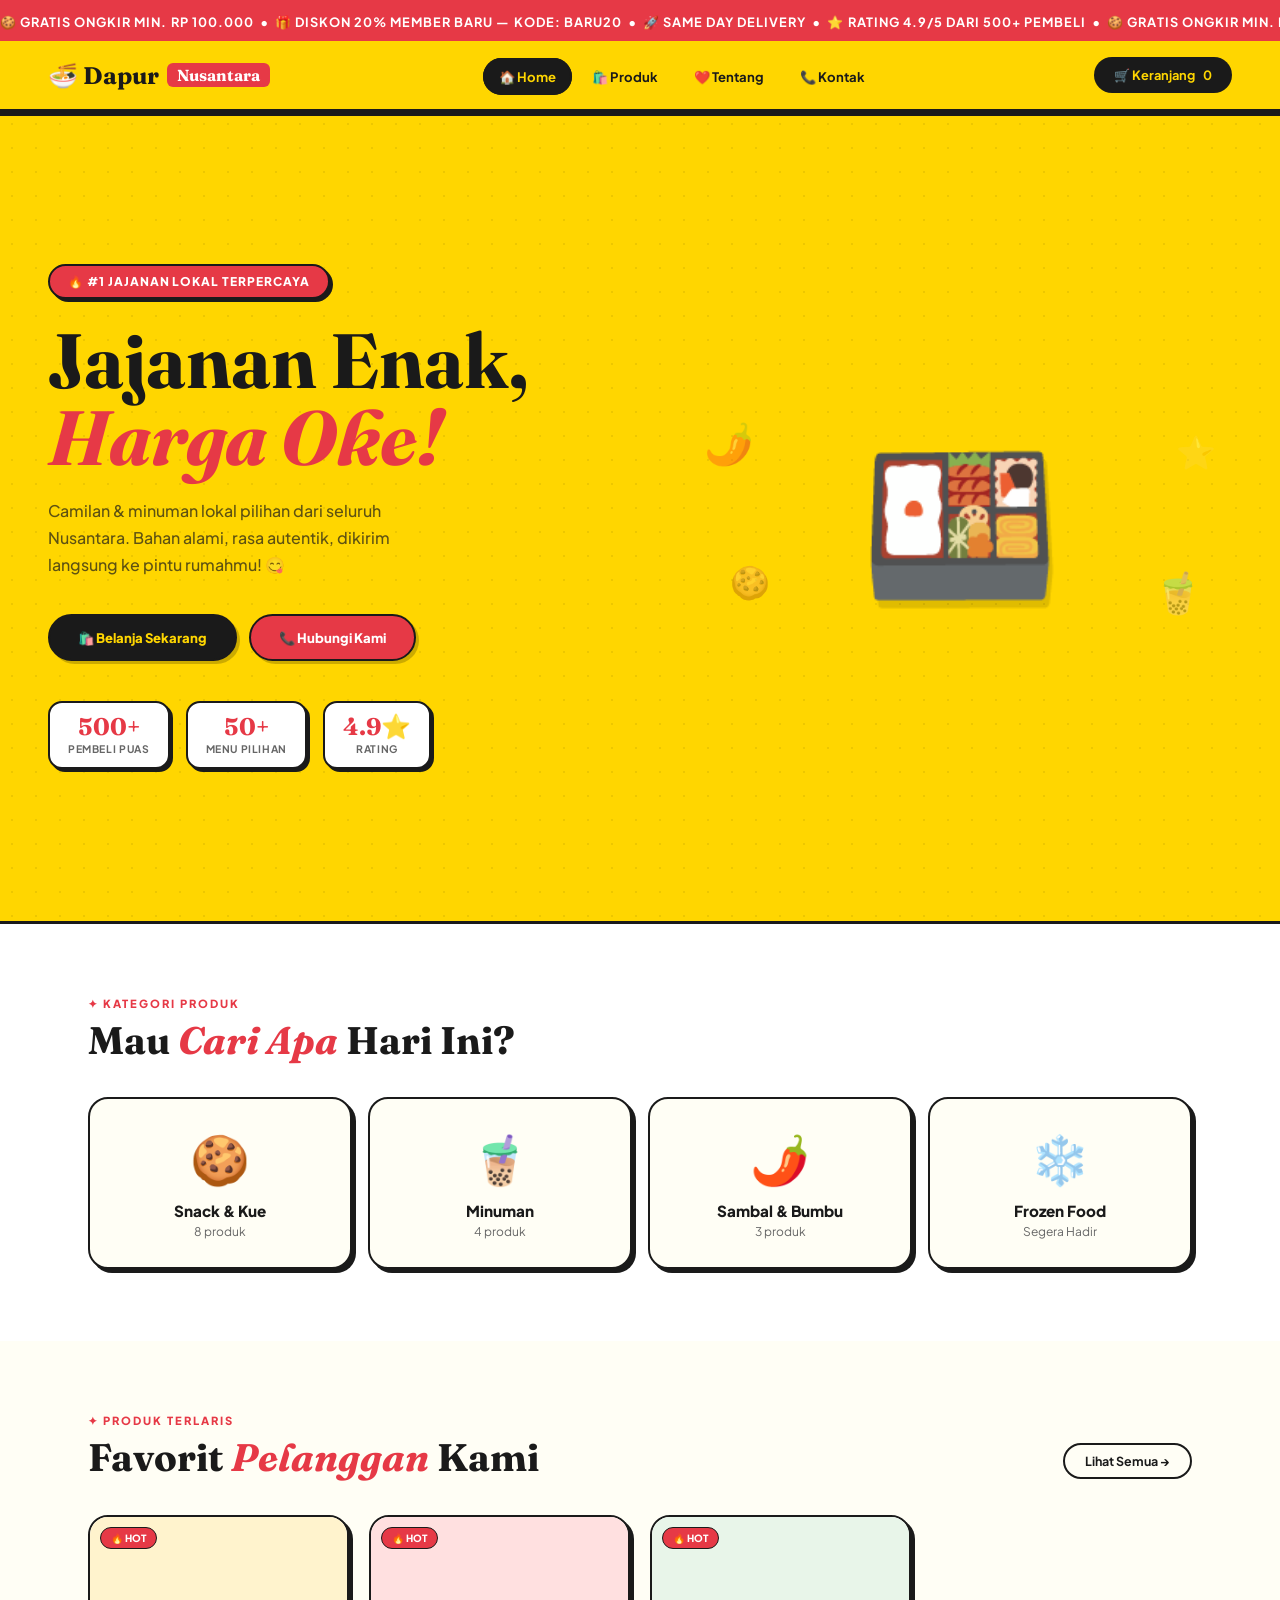
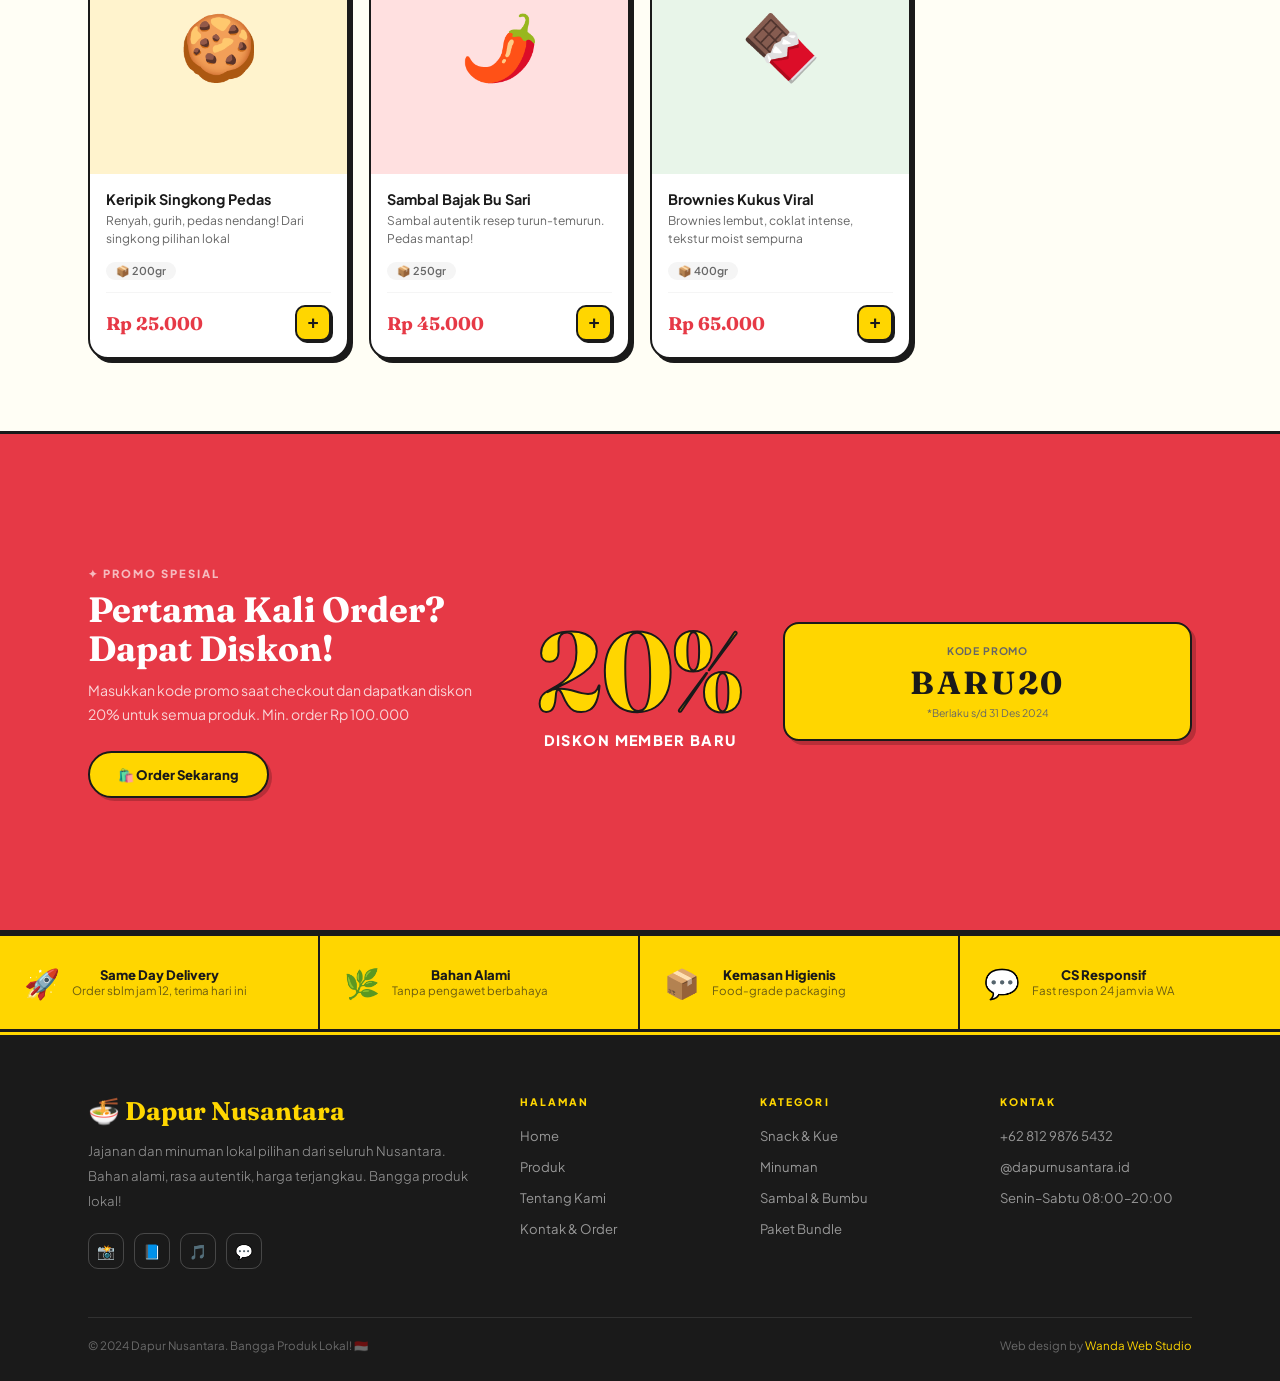
<file: index.html>
<!DOCTYPE html>
<html lang="id">
<head>
<meta charset="UTF-8">
<meta name="viewport" content="width=device-width, initial-scale=1.0">
<title>Dapur Nusantara — Jajanan & Minuman Lokal</title>
<link rel="stylesheet" href="shared.css">
<style>
  /* HERO */
  .hero {
    background: var(--yellow);
    border-bottom: 3px solid var(--dark);
    overflow: hidden;
    position: relative;
    min-height: 88vh;
    display: grid;
    grid-template-columns: 1fr 1fr;
    align-items: center;
  }

  .hero::before {
    content: '';
    position: absolute;
    inset: 0;
    background-image: radial-gradient(circle, rgba(0,0,0,0.07) 1px, transparent 1px);
    background-size: 24px 24px;
    pointer-events: none;
  }

  .hero-left { padding: 80px 48px; position: relative; z-index: 2; }

  .hero-badge {
    display: inline-flex;
    align-items: center;
    gap: 8px;
    background: var(--red);
    color: white;
    padding: 8px 18px;
    border-radius: 100px;
    font-size: 0.75rem;
    font-weight: 800;
    letter-spacing: 0.08em;
    text-transform: uppercase;
    margin-bottom: 24px;
    border: 2px solid var(--dark);
    box-shadow: 3px 3px 0 var(--dark);
  }

  .hero-title {
    font-family: 'Fraunces', serif;
    font-size: clamp(3rem, 6vw, 5.5rem);
    font-weight: 700;
    line-height: 1.0;
    color: var(--dark);
    margin-bottom: 8px;
  }

  .hero-title em { font-style: italic; color: var(--red); display: block; }

  .hero-desc {
    font-size: 1rem;
    font-weight: 500;
    line-height: 1.7;
    color: rgba(26,26,26,0.7);
    max-width: 400px;
    margin: 20px 0 36px;
  }

  .hero-cta { display: flex; gap: 12px; flex-wrap: wrap; }

  .hero-stats {
    display: flex;
    gap: 16px;
    margin-top: 40px;
    flex-wrap: wrap;
  }

  .h-stat {
    background: white;
    border: 2px solid var(--dark);
    border-radius: 14px;
    padding: 12px 18px;
    box-shadow: 3px 3px 0 var(--dark);
    text-align: center;
  }

  .h-stat-num {
    font-family: 'Fraunces', serif;
    font-size: 1.5rem;
    font-weight: 700;
    color: var(--red);
    line-height: 1;
  }

  .h-stat-label {
    font-size: 0.65rem;
    font-weight: 700;
    color: var(--gray);
    text-transform: uppercase;
    letter-spacing: 0.06em;
    margin-top: 3px;
  }

  .hero-right {
    display: flex;
    align-items: center;
    justify-content: center;
    padding: 40px;
    position: relative;
  }

  .hero-emoji-big {
    font-size: 10rem;
    animation: bounce 2.5s ease-in-out infinite;
    filter: drop-shadow(4px 8px 0 rgba(0,0,0,0.12));
    position: relative;
    z-index: 2;
  }

  @keyframes bounce {
    0%, 100% { transform: translateY(0) rotate(-2deg); }
    50% { transform: translateY(-14px) rotate(2deg); }
  }

  .hero-deco {
    position: absolute;
    animation: spin 10s linear infinite;
    opacity: 0.4;
  }

  @keyframes spin {
    from { transform: rotate(0deg); }
    to { transform: rotate(360deg); }
  }

  /* FEATURED PRODUCTS */
  .featured { background: var(--off-white); }

  .section-header {
    display: flex;
    justify-content: space-between;
    align-items: flex-end;
    margin-bottom: 36px;
  }

  .see-all {
    background: none;
    border: 2px solid var(--dark);
    border-radius: 100px;
    padding: 8px 20px;
    font-family: 'Plus Jakarta Sans', sans-serif;
    font-size: 0.78rem;
    font-weight: 700;
    cursor: pointer;
    text-decoration: none;
    color: var(--dark);
    transition: all 0.2s;
    white-space: nowrap;
  }

  .see-all:hover {
    background: var(--yellow);
    box-shadow: 3px 3px 0 var(--dark);
    transform: translate(-1px, -1px);
  }

  .product-grid {
    display: grid;
    grid-template-columns: repeat(4, 1fr);
    gap: 20px;
  }

  .product-card {
    background: white;
    border: 2px solid var(--dark);
    border-radius: 20px;
    overflow: hidden;
    transition: all 0.2s;
    box-shadow: 4px 4px 0 var(--dark);
  }

  .product-card:hover {
    transform: translate(-3px,-3px);
    box-shadow: 7px 7px 0 var(--dark);
  }

  .product-img {
    width: 100%;
    aspect-ratio: 1;
    display: flex;
    align-items: center;
    justify-content: center;
    font-size: 4rem;
    position: relative;
  }

  .pc1 { background: #FFF3CD; }
  .pc2 { background: #FFE0E0; }
  .pc3 { background: #E8F5E9; }
  .pc4 { background: #E8F4FD; }

  .product-label {
    position: absolute;
    top: 10px; left: 10px;
    font-size: 0.62rem;
    font-weight: 800;
    text-transform: uppercase;
    padding: 4px 10px;
    border-radius: 100px;
    border: 1.5px solid var(--dark);
  }

  .label-hot { background: var(--red); color: white; }
  .label-new { background: var(--yellow); color: var(--dark); }

  .product-body { padding: 16px; }
  .product-name { font-weight: 700; font-size: 0.9rem; margin-bottom: 4px; line-height: 1.3; }
  .product-desc { font-size: 0.75rem; color: var(--gray); margin-bottom: 10px; line-height: 1.5; }
  .product-weight { font-size: 0.68rem; font-weight: 600; color: var(--gray); background: var(--light-gray); padding: 2px 10px; border-radius: 100px; display: inline-block; margin-bottom: 12px; }

  .product-footer {
    display: flex;
    justify-content: space-between;
    align-items: center;
    border-top: 1.5px solid var(--light-gray);
    padding-top: 12px;
  }

  .product-price { font-family: 'Fraunces', serif; font-size: 1.15rem; font-weight: 700; color: var(--red); }

  .add-btn {
    background: var(--yellow);
    border: 2px solid var(--dark);
    border-radius: 10px;
    width: 36px; height: 36px;
    display: flex; align-items: center; justify-content: center;
    font-size: 1.2rem;
    font-weight: 800;
    cursor: pointer;
    box-shadow: 2px 2px 0 var(--dark);
    transition: all 0.2s;
    color: var(--dark);
  }

  .add-btn:hover {
    background: var(--red);
    color: white;
    transform: translate(-1px,-1px);
    box-shadow: 3px 3px 0 var(--dark);
  }

  /* PROMO */
  .promo { background: var(--red); border-top: 3px solid var(--dark); border-bottom: 3px solid var(--dark); }

  .promo-inner {
    display: grid;
    grid-template-columns: 1fr auto 1fr;
    gap: 40px;
    align-items: center;
    padding: 60px 0;
  }

  .promo-pretitle { font-size: 0.7rem; font-weight: 800; letter-spacing: 0.18em; text-transform: uppercase; color: rgba(255,255,255,0.65); margin-bottom: 10px; }
  .promo-title { font-family: 'Fraunces', serif; font-size: 2.2rem; font-weight: 700; color: white; line-height: 1.1; margin-bottom: 10px; }
  .promo-desc { font-size: 0.88rem; color: rgba(255,255,255,0.78); line-height: 1.7; max-width: 400px; }

  .promo-big { font-family: 'Fraunces', serif; font-size: 7rem; font-weight: 700; color: var(--yellow); -webkit-text-stroke: 2px var(--dark); line-height: 1; display: block; text-align: center; }
  .promo-big-sub { font-size: 0.9rem; font-weight: 800; color: white; letter-spacing: 0.1em; text-transform: uppercase; text-align: center; margin-top: 4px; }

  .promo-code {
    background: var(--yellow);
    border: 2px solid var(--dark);
    border-radius: 16px;
    padding: 20px 28px;
    box-shadow: 4px 4px 0 rgba(0,0,0,0.2);
    text-align: center;
  }

  .promo-code-label { font-size: 0.65rem; font-weight: 700; color: var(--gray); text-transform: uppercase; letter-spacing: 0.08em; margin-bottom: 6px; }
  .promo-code-text { font-family: 'Fraunces', serif; font-size: 2rem; font-weight: 700; color: var(--dark); letter-spacing: 0.08em; }
  .promo-code-valid { font-size: 0.65rem; color: var(--gray); margin-top: 4px; }

  /* CATEGORIES */
  .categories-section { background: var(--white); }

  .cat-grid {
    display: grid;
    grid-template-columns: repeat(4, 1fr);
    gap: 16px;
    margin-top: 36px;
  }

  .cat-card {
    background: var(--off-white);
    border: 2px solid var(--dark);
    border-radius: 20px;
    padding: 28px 20px;
    text-align: center;
    cursor: pointer;
    box-shadow: 4px 4px 0 var(--dark);
    transition: all 0.2s;
    text-decoration: none;
    display: block;
    color: var(--dark);
  }

  .cat-card:hover {
    background: var(--yellow);
    transform: translate(-3px,-3px);
    box-shadow: 7px 7px 0 var(--dark);
  }

  .cat-icon { font-size: 3rem; margin-bottom: 12px; }
  .cat-name { font-weight: 800; font-size: 0.95rem; margin-bottom: 4px; }
  .cat-count { font-size: 0.75rem; color: var(--gray); }

  /* CART SIDEBAR */
  .cart-overlay { position: fixed; inset: 0; background: rgba(0,0,0,0.5); z-index: 200; opacity: 0; pointer-events: none; transition: opacity 0.3s; }
  .cart-overlay.open { opacity: 1; pointer-events: all; }

  .cart-sidebar {
    position: fixed; top: 0; right: -420px; width: 420px; height: 100vh;
    background: white; border-left: 3px solid var(--dark); z-index: 201;
    transition: right 0.4s ease; display: flex; flex-direction: column;
  }

  .cart-sidebar.open { right: 0; }

  .cart-header {
    background: var(--yellow); padding: 20px 24px; border-bottom: 2px solid var(--dark);
    display: flex; justify-content: space-between; align-items: center;
  }

  .cart-title { font-family: 'Fraunces', serif; font-size: 1.3rem; font-weight: 700; }
  .cart-close { background: var(--dark); color: var(--yellow); border: none; width: 34px; height: 34px; border-radius: 8px; font-size: 1rem; cursor: pointer; }

  .cart-items { flex: 1; overflow-y: auto; padding: 16px; }
  .cart-empty { text-align: center; padding: 48px 20px; color: var(--gray); }

  .cart-item { display: flex; gap: 12px; padding: 12px 0; border-bottom: 1px solid var(--light-gray); align-items: center; }
  .cart-item-emoji { width: 52px; height: 52px; border-radius: 12px; border: 2px solid var(--dark); display: flex; align-items: center; justify-content: center; font-size: 1.6rem; background: var(--off-white); flex-shrink: 0; }
  .cart-item-name { font-weight: 700; font-size: 0.85rem; margin-bottom: 3px; }
  .cart-item-price { font-size: 0.78rem; color: var(--red); font-weight: 700; }
  .cart-item-qty { display: flex; align-items: center; gap: 8px; margin-left: auto; }
  .qty-btn { width: 26px; height: 26px; border: 2px solid var(--dark); border-radius: 8px; background: none; font-size: 0.9rem; font-weight: 800; cursor: pointer; display: flex; align-items: center; justify-content: center; transition: background 0.2s; }
  .qty-btn:hover { background: var(--yellow); }
  .qty-num { font-weight: 700; font-size: 0.9rem; min-width: 18px; text-align: center; }

  .cart-footer { padding: 16px; border-top: 2px solid var(--dark); background: var(--off-white); }
  .cart-total { display: flex; justify-content: space-between; align-items: center; margin-bottom: 14px; }
  .cart-total-label { font-weight: 700; font-size: 0.85rem; }
  .cart-total-num { font-family: 'Fraunces', serif; font-size: 1.4rem; font-weight: 700; color: var(--red); }

  .cart-wa-btn {
    width: 100%; background: #25D366; color: white; border: 2px solid var(--dark);
    border-radius: 100px; padding: 13px; font-family: 'Plus Jakarta Sans', sans-serif;
    font-size: 0.85rem; font-weight: 800; cursor: pointer; box-shadow: 3px 3px 0 var(--dark); transition: all 0.2s;
  }

  .cart-wa-btn:hover { transform: translate(-2px,-2px); box-shadow: 5px 5px 0 var(--dark); }

  @keyframes fadeUp {
    from { opacity:0; transform: translateY(28px); }
    to { opacity:1; transform: translateY(0); }
  }

  .hero-left > * { animation: fadeUp 0.7s ease both; }
  .hero-left > *:nth-child(1) { animation-delay: 0.05s; }
  .hero-left > *:nth-child(2) { animation-delay: 0.15s; }
  .hero-left > *:nth-child(3) { animation-delay: 0.25s; }
  .hero-left > *:nth-child(4) { animation-delay: 0.35s; }
  .hero-left > *:nth-child(5) { animation-delay: 0.45s; }

  @media (max-width: 768px) {
    .hero { grid-template-columns: 1fr; }
    .hero-left { padding: 60px 20px 40px; }
    .hero-right { height: 200px; }
    .product-grid { grid-template-columns: 1fr 1fr; }
    .cat-grid { grid-template-columns: 1fr 1fr; }
    .promo-inner { grid-template-columns: 1fr; text-align: center; padding: 40px 0; gap: 24px; }
    .promo-desc { margin: 0 auto; }
    .section-header { flex-direction: column; align-items: flex-start; gap: 12px; }
    .cart-sidebar { width: 100%; right: -100%; }
  }
</style>
</head>
<body>

<!-- CART -->
<div class="cart-overlay" id="cartOverlay" onclick="toggleCart()"></div>
<div class="cart-sidebar" id="cartSidebar">
  <div class="cart-header">
    <div class="cart-title">🛒 Keranjang</div>
    <button class="cart-close" onclick="toggleCart()">✕</button>
  </div>
  <div class="cart-items" id="cartItems"></div>
  <div class="cart-footer">
    <div class="cart-total">
      <div class="cart-total-label">Total</div>
      <div class="cart-total-num" id="cartTotal">Rp 0</div>
    </div>
    <button class="cart-wa-btn" onclick="checkoutWA()">💬 Pesan via WhatsApp</button>
  </div>
</div>

<!-- MARQUEE -->
<div class="marquee-bar">
  <span class="marquee-content">🍪 GRATIS ONGKIR MIN. Rp 100.000 &nbsp;•&nbsp; 🎁 DISKON 20% MEMBER BARU — KODE: BARU20 &nbsp;•&nbsp; 🚀 SAME DAY DELIVERY &nbsp;•&nbsp; ⭐ RATING 4.9/5 DARI 500+ PEMBELI &nbsp;•&nbsp; 🍪 GRATIS ONGKIR MIN. Rp 100.000 &nbsp;•&nbsp; 🎁 DISKON 20% MEMBER BARU — KODE: BARU20 &nbsp;•&nbsp; 🚀 SAME DAY DELIVERY &nbsp;•&nbsp; ⭐ RATING 4.9/5 DARI 500+ PEMBELI &nbsp;•&nbsp;</span>
</div>

<!-- NAV -->
<nav>
  <a href="index.html" class="nav-logo">🍜 Dapur <span>Nusantara</span></a>
  <ul class="nav-links">
    <li><a href="index.html" class="active">🏠 Home</a></li>
    <li><a href="products.html">🛍️ Produk</a></li>
    <li><a href="about.html">❤️ Tentang</a></li>
    <li><a href="contact.html">📞 Kontak</a></li>
  </ul>
  <button class="nav-cart" onclick="toggleCart()">🛒 Keranjang <span class="cart-count">0</span></button>
</nav>

<!-- HERO -->
<section class="hero">
  <div class="hero-left">
    <div class="hero-badge">🔥 #1 Jajanan Lokal Terpercaya</div>
    <h1 class="hero-title">Jajanan Enak,<br><em>Harga Oke!</em></h1>
    <p class="hero-desc">Camilan & minuman lokal pilihan dari seluruh Nusantara. Bahan alami, rasa autentik, dikirim langsung ke pintu rumahmu! 😋</p>
    <div class="hero-cta">
      <a href="products.html" class="btn-dark">🛍️ Belanja Sekarang</a>
      <a href="contact.html" class="btn-red">📞 Hubungi Kami</a>
    </div>
    <div class="hero-stats">
      <div class="h-stat"><div class="h-stat-num">500+</div><div class="h-stat-label">Pembeli Puas</div></div>
      <div class="h-stat"><div class="h-stat-num">50+</div><div class="h-stat-label">Menu Pilihan</div></div>
      <div class="h-stat"><div class="h-stat-num">4.9⭐</div><div class="h-stat-label">Rating</div></div>
    </div>
  </div>
  <div class="hero-right">
    <div class="hero-emoji-big">🍱</div>
    <div class="hero-deco" style="top:15%;left:10%;font-size:2.5rem;animation-duration:6s">🌶️</div>
    <div class="hero-deco" style="top:20%;right:10%;font-size:2rem;animation-duration:9s">⭐</div>
    <div class="hero-deco" style="bottom:20%;left:14%;font-size:2rem;animation-duration:7s">🍪</div>
    <div class="hero-deco" style="bottom:15%;right:12%;font-size:2.5rem;animation-duration:11s">🧋</div>
  </div>
</section>

<!-- CATEGORIES -->
<section class="categories-section">
  <div class="container">
    <div class="section-tag">✦ Kategori Produk</div>
    <h2 class="section-title">Mau <em>Cari Apa</em> Hari Ini?</h2>
    <div class="cat-grid">
      <a href="products.html?cat=snack" class="cat-card"><div class="cat-icon">🍪</div><div class="cat-name">Snack & Kue</div><div class="cat-count">8 produk</div></a>
      <a href="products.html?cat=drink" class="cat-card"><div class="cat-icon">🧋</div><div class="cat-name">Minuman</div><div class="cat-count">4 produk</div></a>
      <a href="products.html?cat=sambal" class="cat-card"><div class="cat-icon">🌶️</div><div class="cat-name">Sambal & Bumbu</div><div class="cat-count">3 produk</div></a>
      <a href="products.html?cat=frozen" class="cat-card"><div class="cat-icon">❄️</div><div class="cat-name">Frozen Food</div><div class="cat-count">Segera Hadir</div></a>
    </div>
  </div>
</section>

<!-- FEATURED PRODUCTS -->
<section class="featured" id="featured">
  <div class="container">
    <div class="section-header">
      <div>
        <div class="section-tag">✦ Produk Terlaris</div>
        <h2 class="section-title">Favorit <em>Pelanggan</em> Kami</h2>
      </div>
      <a href="products.html" class="see-all">Lihat Semua →</a>
    </div>
    <div class="product-grid" id="featuredGrid"></div>
  </div>
</section>

<!-- PROMO -->
<section class="promo">
  <div class="container">
    <div class="promo-inner">
      <div>
        <div class="promo-pretitle">✦ Promo Spesial</div>
        <h2 class="promo-title">Pertama Kali Order?<br>Dapat Diskon!</h2>
        <p class="promo-desc">Masukkan kode promo saat checkout dan dapatkan diskon 20% untuk semua produk. Min. order Rp 100.000</p>
        <a href="contact.html" class="btn-yellow" style="margin-top:24px;display:inline-block">🛍️ Order Sekarang</a>
      </div>
      <div><span class="promo-big">20%</span><div class="promo-big-sub">Diskon Member Baru</div></div>
      <div>
        <div class="promo-code">
          <div class="promo-code-label">Kode Promo</div>
          <div class="promo-code-text">BARU20</div>
          <div class="promo-code-valid">*Berlaku s/d 31 Des 2024</div>
        </div>
      </div>
    </div>
  </div>
</section>

<!-- FEATURES BAR -->
<div class="features-bar">
  <div class="features-grid">
    <div class="feature-item"><div class="feature-icon">🚀</div><div><div class="feature-title">Same Day Delivery</div><div class="feature-desc">Order sblm jam 12, terima hari ini</div></div></div>
    <div class="feature-item"><div class="feature-icon">🌿</div><div><div class="feature-title">Bahan Alami</div><div class="feature-desc">Tanpa pengawet berbahaya</div></div></div>
    <div class="feature-item"><div class="feature-icon">📦</div><div><div class="feature-title">Kemasan Higienis</div><div class="feature-desc">Food-grade packaging</div></div></div>
    <div class="feature-item"><div class="feature-icon">💬</div><div><div class="feature-title">CS Responsif</div><div class="feature-desc">Fast respon 24 jam via WA</div></div></div>
  </div>
</div>

<!-- FOOTER -->
<footer>
  <div class="container">
    <div class="footer-grid">
      <div>
        <div class="footer-logo">🍜 Dapur Nusantara</div>
        <p class="footer-desc">Jajanan dan minuman lokal pilihan dari seluruh Nusantara. Bahan alami, rasa autentik, harga terjangkau. Bangga produk lokal!</p>
        <div class="footer-social">
          <a href="#" class="fs-btn">📸</a>
          <a href="#" class="fs-btn">📘</a>
          <a href="#" class="fs-btn">🎵</a>
          <a href="#" class="fs-btn">💬</a>
        </div>
      </div>
      <div>
        <div class="footer-heading">Halaman</div>
        <ul class="footer-links">
          <li><a href="index.html">Home</a></li>
          <li><a href="products.html">Produk</a></li>
          <li><a href="about.html">Tentang Kami</a></li>
          <li><a href="contact.html">Kontak & Order</a></li>
        </ul>
      </div>
      <div>
        <div class="footer-heading">Kategori</div>
        <ul class="footer-links">
          <li><a href="products.html">Snack & Kue</a></li>
          <li><a href="products.html">Minuman</a></li>
          <li><a href="products.html">Sambal & Bumbu</a></li>
          <li><a href="products.html">Paket Bundle</a></li>
        </ul>
      </div>
      <div>
        <div class="footer-heading">Kontak</div>
        <ul class="footer-links">
          <li><a href="#">+62 812 9876 5432</a></li>
          <li><a href="#">@dapurnusantara.id</a></li>
          <li><a href="#">Senin–Sabtu 08:00–20:00</a></li>
        </ul>
      </div>
    </div>
    <div class="footer-bottom">
      <div class="footer-copy">© 2024 Dapur Nusantara. Bangga Produk Lokal! 🇮🇩</div>
      <div class="footer-credit">Web design by <a href="https://arwandaamalisa.vercel.app">Wanda Web Studio</a></div>
    </div>
  </div>
</footer>

<script src="shared.js"></script>
<script>
  // Render featured (first 4 hot products)
  const featured = PRODUCTS.filter(p => p.label === 'hot').slice(0, 4);
  const colors = ['pc1','pc2','pc3','pc4'];
  document.getElementById('featuredGrid').innerHTML = featured.map((p, i) => `
    <div class="product-card">
      <div class="product-img ${colors[i % 4]}">
        ${p.emoji}
        <div class="product-label label-hot">🔥 Hot</div>
      </div>
      <div class="product-body">
        <div class="product-name">${p.name}</div>
        <div class="product-desc">${p.desc}</div>
        <div class="product-weight">📦 ${p.weight}</div>
        <div class="product-footer">
          <div class="product-price">${IDR(p.price)}</div>
          <button class="add-btn" onclick='addToCart(${JSON.stringify(p)})'>+</button>
        </div>
      </div>
    </div>
  `).join('');
</script>
</body>
</html>
</file>
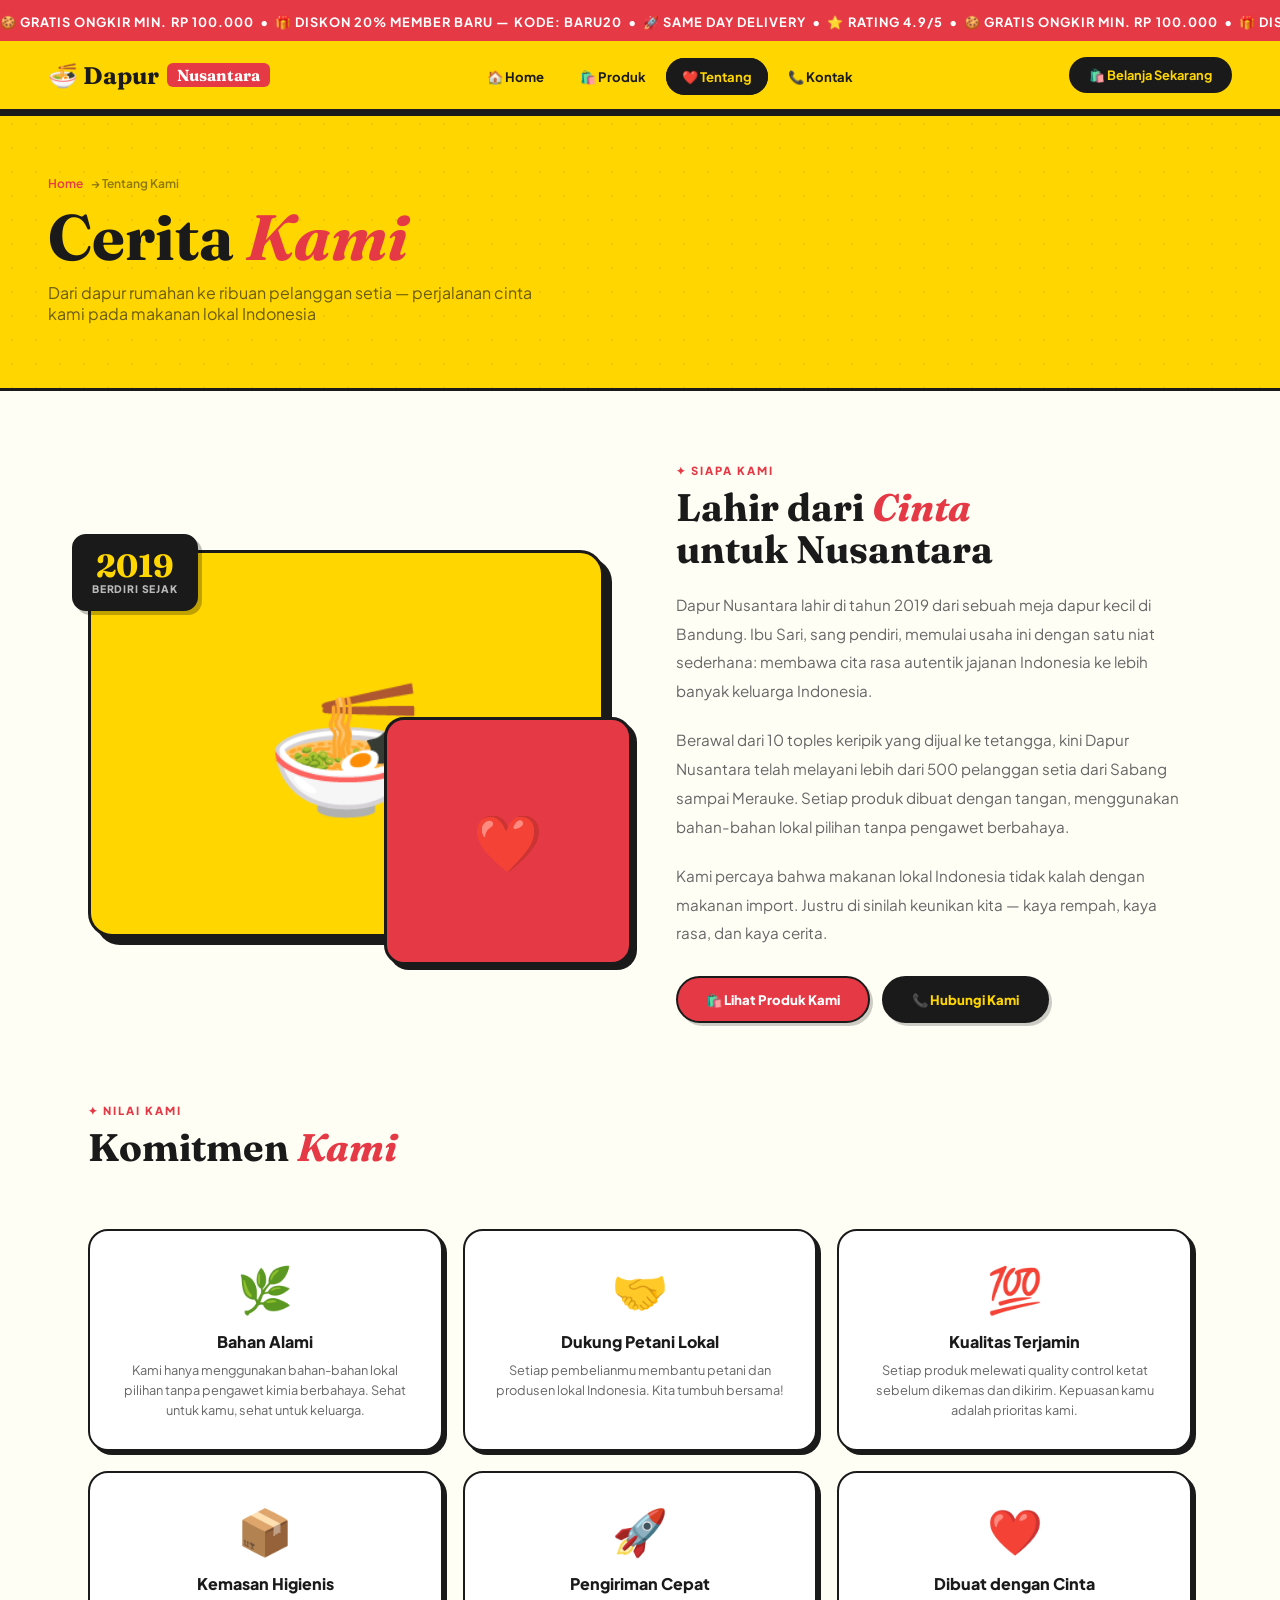
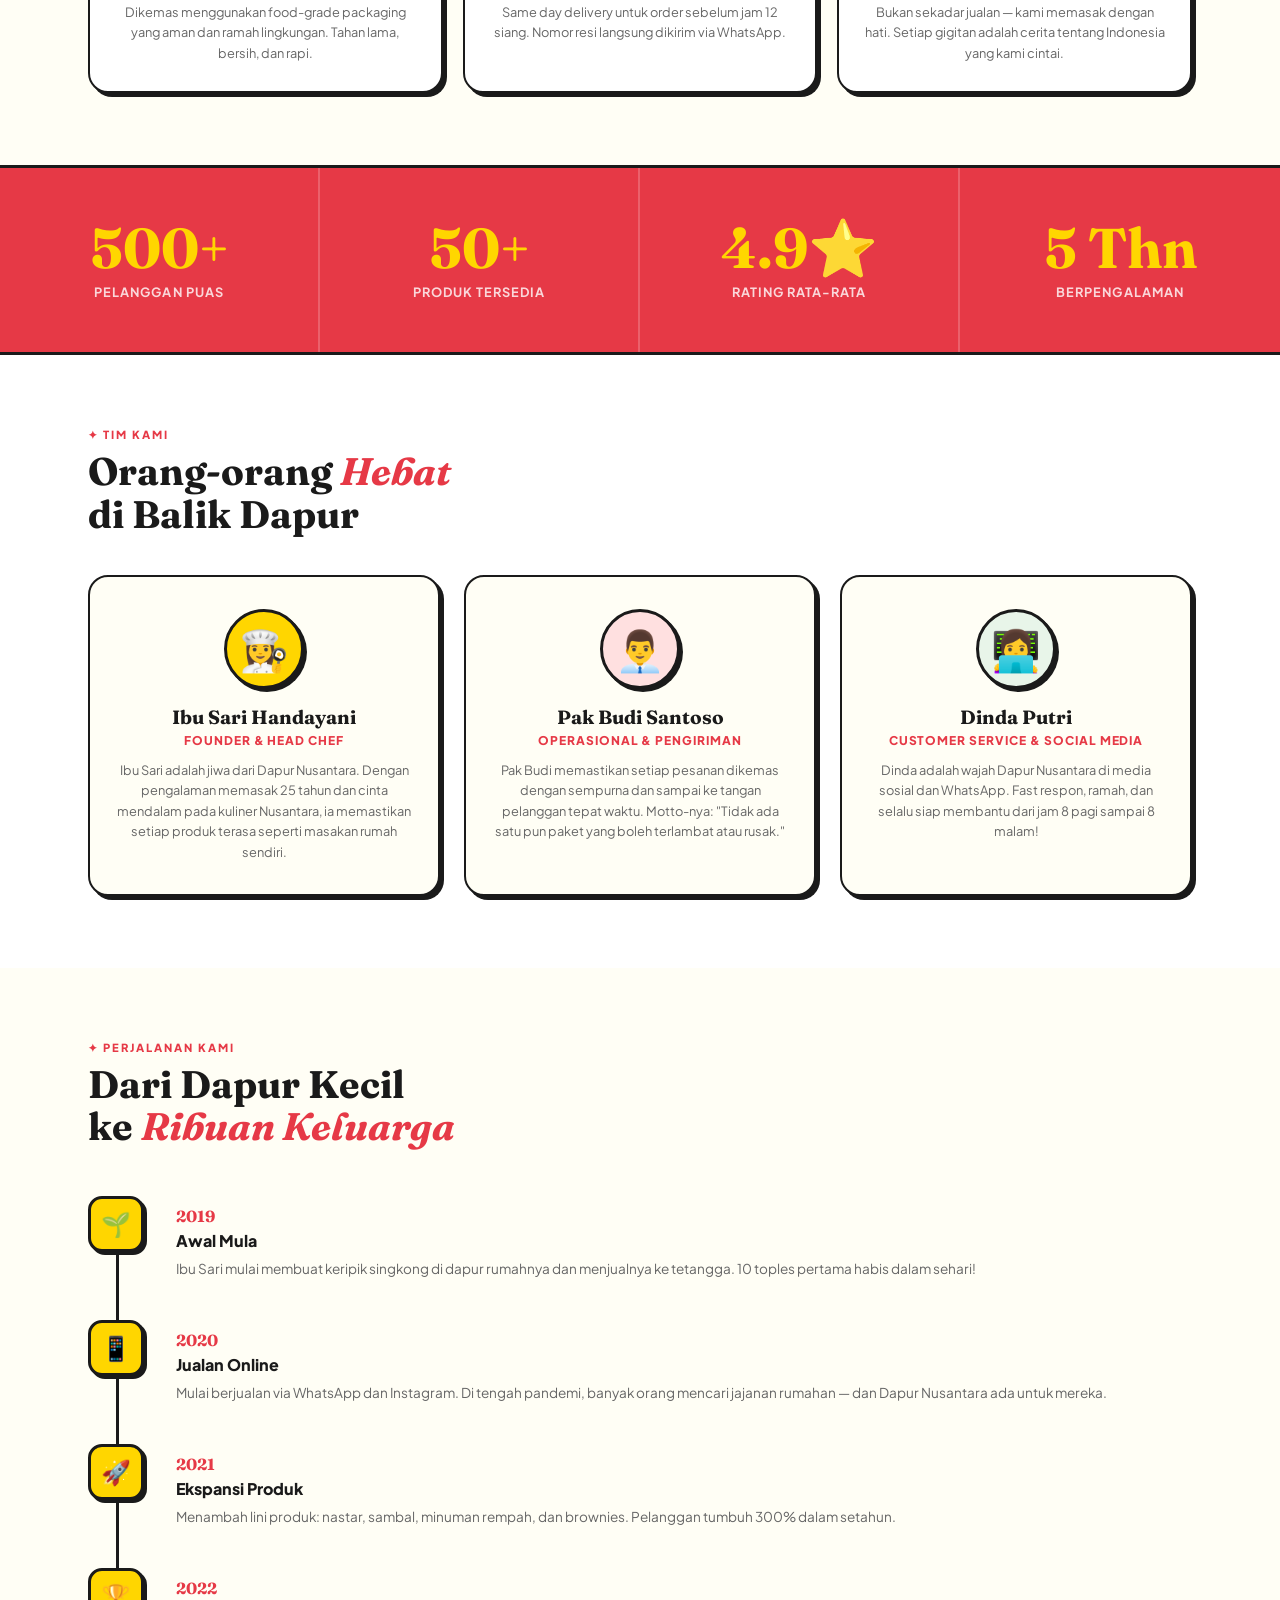
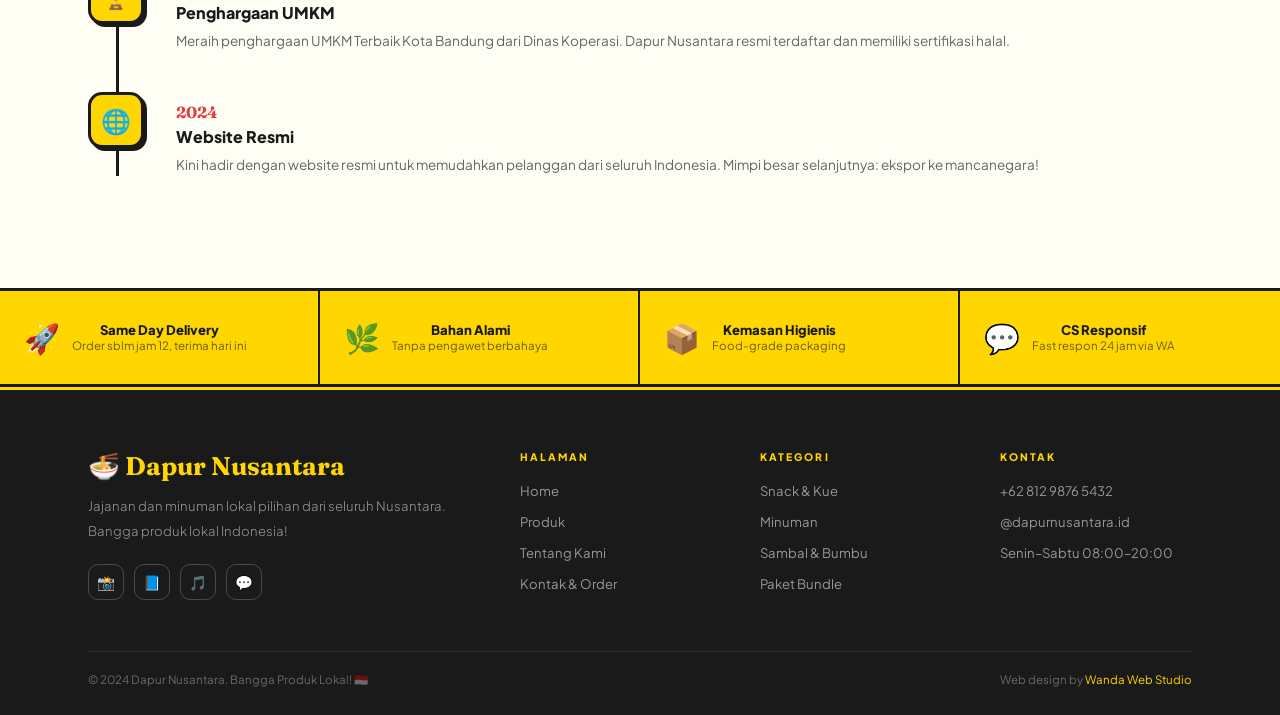
<file: about.html>
<!DOCTYPE html>
<html lang="id">
<head>
<meta charset="UTF-8">
<meta name="viewport" content="width=device-width, initial-scale=1.0">
<title>Tentang Kami — Dapur Nusantara</title>
<link rel="stylesheet" href="shared.css">
<style>
  .about-section { background: var(--off-white); }

  .about-grid {
    display: grid;
    grid-template-columns: 1fr 1fr;
    gap: 72px;
    align-items: center;
    margin-bottom: 80px;
  }

  .about-visual { position: relative; }

  .about-main {
    width: 100%;
    aspect-ratio: 4/3;
    background: var(--yellow);
    border: 3px solid var(--dark);
    border-radius: 24px;
    display: flex;
    align-items: center;
    justify-content: center;
    font-size: 8rem;
    box-shadow: 8px 8px 0 var(--dark);
  }

  .about-accent {
    position: absolute;
    bottom: -28px; right: -28px;
    width: 48%;
    aspect-ratio: 1;
    background: var(--red);
    border: 3px solid var(--dark);
    border-radius: 20px;
    display: flex;
    align-items: center;
    justify-content: center;
    font-size: 3.5rem;
    box-shadow: 5px 5px 0 var(--dark);
  }

  .about-badge {
    position: absolute;
    top: -16px; left: -16px;
    background: var(--dark);
    color: var(--yellow);
    border: 2px solid var(--dark);
    border-radius: 14px;
    padding: 14px 18px;
    box-shadow: 4px 4px 0 rgba(0,0,0,0.25);
    text-align: center;
  }

  .badge-num { font-family: 'Fraunces', serif; font-size: 2rem; font-weight: 700; color: var(--yellow); line-height: 1; }
  .badge-text { font-size: 0.65rem; font-weight: 800; text-transform: uppercase; letter-spacing: 0.08em; color: rgba(255,255,255,0.7); }

  .about-text { font-size: 0.95rem; line-height: 1.9; color: var(--gray); margin: 20px 0; }

  .values-grid {
    display: grid;
    grid-template-columns: repeat(3, 1fr);
    gap: 20px;
    margin-top: 60px;
  }

  .value-card {
    background: white;
    border: 2px solid var(--dark);
    border-radius: 20px;
    padding: 28px 24px;
    text-align: center;
    box-shadow: 4px 4px 0 var(--dark);
    transition: all 0.2s;
  }

  .value-card:hover { transform: translate(-3px,-3px); box-shadow: 7px 7px 0 var(--dark); background: var(--yellow); }

  .value-icon { font-size: 2.8rem; margin-bottom: 14px; }
  .value-title { font-weight: 800; font-size: 1rem; margin-bottom: 8px; }
  .value-desc { font-size: 0.8rem; color: var(--gray); line-height: 1.6; }

  /* STATS */
  .stats-section { background: var(--red); border-top: 3px solid var(--dark); border-bottom: 3px solid var(--dark); }

  .stats-grid {
    display: grid;
    grid-template-columns: repeat(4, 1fr);
    gap: 0;
  }

  .stat-item {
    padding: 52px 24px;
    text-align: center;
    border-right: 2px solid rgba(255,255,255,0.2);
  }

  .stat-item:last-child { border-right: none; }

  .stat-num { font-family: 'Fraunces', serif; font-size: 3.5rem; font-weight: 700; color: var(--yellow); line-height: 1; }
  .stat-label { font-size: 0.8rem; font-weight: 700; color: rgba(255,255,255,0.8); text-transform: uppercase; letter-spacing: 0.08em; margin-top: 8px; }

  /* TEAM */
  .team-section { background: var(--white); }

  .team-grid {
    display: grid;
    grid-template-columns: repeat(3, 1fr);
    gap: 24px;
    margin-top: 40px;
  }

  .team-card {
    background: var(--off-white);
    border: 2px solid var(--dark);
    border-radius: 20px;
    padding: 32px 24px;
    text-align: center;
    box-shadow: 4px 4px 0 var(--dark);
    transition: all 0.2s;
  }

  .team-card:hover { transform: translate(-3px,-3px); box-shadow: 7px 7px 0 var(--dark); }

  .team-avatar {
    width: 80px; height: 80px;
    border-radius: 50%;
    border: 3px solid var(--dark);
    margin: 0 auto 16px;
    display: flex; align-items: center; justify-content: center;
    font-size: 2.5rem;
    box-shadow: 3px 3px 0 var(--dark);
  }

  .tc1 { background: var(--yellow); }
  .tc2 { background: #FFE0E0; }
  .tc3 { background: #E8F5E9; }

  .team-name { font-family: 'Fraunces', serif; font-size: 1.2rem; font-weight: 700; margin-bottom: 4px; }
  .team-role { font-size: 0.75rem; font-weight: 800; color: var(--red); text-transform: uppercase; letter-spacing: 0.08em; margin-bottom: 12px; }
  .team-desc { font-size: 0.8rem; color: var(--gray); line-height: 1.6; }

  /* TIMELINE */
  .story-section { background: var(--off-white); }

  .timeline { margin-top: 48px; position: relative; }

  .timeline::before {
    content: '';
    position: absolute;
    left: 28px;
    top: 0; bottom: 0;
    width: 3px;
    background: var(--dark);
  }

  .timeline-item {
    display: flex;
    gap: 32px;
    margin-bottom: 40px;
    align-items: flex-start;
  }

  .tl-dot {
    width: 56px; height: 56px;
    background: var(--yellow);
    border: 3px solid var(--dark);
    border-radius: 14px;
    display: flex; align-items: center; justify-content: center;
    font-size: 1.5rem;
    flex-shrink: 0;
    box-shadow: 3px 3px 0 var(--dark);
    position: relative;
    z-index: 1;
  }

  .tl-content { padding-top: 10px; }
  .tl-year { font-family: 'Fraunces', serif; font-size: 1rem; font-weight: 700; color: var(--red); margin-bottom: 4px; }
  .tl-title { font-weight: 800; font-size: 1rem; margin-bottom: 6px; }
  .tl-desc { font-size: 0.85rem; color: var(--gray); line-height: 1.7; }

  @media(max-width:768px) {
    .about-grid { grid-template-columns: 1fr; gap: 40px; }
    .about-accent { display: none; }
    .values-grid { grid-template-columns: 1fr; }
    .stats-grid { grid-template-columns: 1fr 1fr; }
    .stat-item:nth-child(odd) { border-right: 2px solid rgba(255,255,255,0.2); }
    .stat-item { border-bottom: 1px solid rgba(255,255,255,0.1); }
    .team-grid { grid-template-columns: 1fr; }
  }
</style>
</head>
<body>

<div class="marquee-bar"><span class="marquee-content">🍪 GRATIS ONGKIR MIN. Rp 100.000 &nbsp;•&nbsp; 🎁 DISKON 20% MEMBER BARU — KODE: BARU20 &nbsp;•&nbsp; 🚀 SAME DAY DELIVERY &nbsp;•&nbsp; ⭐ RATING 4.9/5 &nbsp;•&nbsp; 🍪 GRATIS ONGKIR MIN. Rp 100.000 &nbsp;•&nbsp; 🎁 DISKON 20% MEMBER BARU — KODE: BARU20 &nbsp;•&nbsp; 🚀 SAME DAY DELIVERY &nbsp;•&nbsp; ⭐ RATING 4.9/5 &nbsp;•&nbsp;</span></div>

<nav>
  <a href="index.html" class="nav-logo">🍜 Dapur <span>Nusantara</span></a>
  <ul class="nav-links">
    <li><a href="index.html">🏠 Home</a></li>
    <li><a href="products.html">🛍️ Produk</a></li>
    <li><a href="about.html" class="active">❤️ Tentang</a></li>
    <li><a href="contact.html">📞 Kontak</a></li>
  </ul>
  <a href="products.html" class="nav-cart">🛍️ Belanja Sekarang</a>
</nav>

<div class="page-header">
  <div class="page-header-inner">
    <div class="breadcrumb"><a href="index.html">Home</a> → Tentang Kami</div>
    <h1 class="page-title">Cerita <em>Kami</em></h1>
    <p class="page-subtitle">Dari dapur rumahan ke ribuan pelanggan setia — perjalanan cinta kami pada makanan lokal Indonesia</p>
  </div>
</div>

<!-- ABOUT -->
<section class="about-section">
  <div class="container">
    <div class="about-grid">
      <div class="about-visual">
        <div class="about-badge"><div class="badge-num">2019</div><div class="badge-text">Berdiri Sejak</div></div>
        <div class="about-main">🍜</div>
        <div class="about-accent">❤️</div>
      </div>
      <div>
        <div class="section-tag">✦ Siapa Kami</div>
        <h2 class="section-title">Lahir dari <em>Cinta</em><br>untuk Nusantara</h2>
        <p class="about-text">Dapur Nusantara lahir di tahun 2019 dari sebuah meja dapur kecil di Bandung. Ibu Sari, sang pendiri, memulai usaha ini dengan satu niat sederhana: membawa cita rasa autentik jajanan Indonesia ke lebih banyak keluarga Indonesia.</p>
        <p class="about-text">Berawal dari 10 toples keripik yang dijual ke tetangga, kini Dapur Nusantara telah melayani lebih dari 500 pelanggan setia dari Sabang sampai Merauke. Setiap produk dibuat dengan tangan, menggunakan bahan-bahan lokal pilihan tanpa pengawet berbahaya.</p>
        <p class="about-text">Kami percaya bahwa makanan lokal Indonesia tidak kalah dengan makanan import. Justru di sinilah keunikan kita — kaya rempah, kaya rasa, dan kaya cerita.</p>
        <div style="display:flex;gap:12px;margin-top:28px;flex-wrap:wrap;">
          <a href="products.html" class="btn-red">🛍️ Lihat Produk Kami</a>
          <a href="contact.html" class="btn-dark">📞 Hubungi Kami</a>
        </div>
      </div>
    </div>

    <div>
      <div class="section-tag">✦ Nilai Kami</div>
      <h2 class="section-title">Komitmen <em>Kami</em></h2>
      <div class="values-grid">
        <div class="value-card">
          <div class="value-icon">🌿</div>
          <div class="value-title">Bahan Alami</div>
          <p class="value-desc">Kami hanya menggunakan bahan-bahan lokal pilihan tanpa pengawet kimia berbahaya. Sehat untuk kamu, sehat untuk keluarga.</p>
        </div>
        <div class="value-card">
          <div class="value-icon">🤝</div>
          <div class="value-title">Dukung Petani Lokal</div>
          <p class="value-desc">Setiap pembelianmu membantu petani dan produsen lokal Indonesia. Kita tumbuh bersama!</p>
        </div>
        <div class="value-card">
          <div class="value-icon">💯</div>
          <div class="value-title">Kualitas Terjamin</div>
          <p class="value-desc">Setiap produk melewati quality control ketat sebelum dikemas dan dikirim. Kepuasan kamu adalah prioritas kami.</p>
        </div>
        <div class="value-card">
          <div class="value-icon">📦</div>
          <div class="value-title">Kemasan Higienis</div>
          <p class="value-desc">Dikemas menggunakan food-grade packaging yang aman dan ramah lingkungan. Tahan lama, bersih, dan rapi.</p>
        </div>
        <div class="value-card">
          <div class="value-icon">🚀</div>
          <div class="value-title">Pengiriman Cepat</div>
          <p class="value-desc">Same day delivery untuk order sebelum jam 12 siang. Nomor resi langsung dikirim via WhatsApp.</p>
        </div>
        <div class="value-card">
          <div class="value-icon">❤️</div>
          <div class="value-title">Dibuat dengan Cinta</div>
          <p class="value-desc">Bukan sekadar jualan — kami memasak dengan hati. Setiap gigitan adalah cerita tentang Indonesia yang kami cintai.</p>
        </div>
      </div>
    </div>
  </div>
</section>

<!-- STATS -->
<section class="stats-section" style="padding:0">
  <div class="stats-grid">
    <div class="stat-item"><div class="stat-num">500+</div><div class="stat-label">Pelanggan Puas</div></div>
    <div class="stat-item"><div class="stat-num">50+</div><div class="stat-label">Produk Tersedia</div></div>
    <div class="stat-item"><div class="stat-num">4.9⭐</div><div class="stat-label">Rating Rata-rata</div></div>
    <div class="stat-item"><div class="stat-num">5 Thn</div><div class="stat-label">Berpengalaman</div></div>
  </div>
</section>

<!-- TEAM -->
<section class="team-section">
  <div class="container">
    <div class="section-tag">✦ Tim Kami</div>
    <h2 class="section-title">Orang-orang <em>Hebat</em><br>di Balik Dapur</h2>
    <div class="team-grid">
      <div class="team-card">
        <div class="team-avatar tc1">👩‍🍳</div>
        <div class="team-name">Ibu Sari Handayani</div>
        <div class="team-role">Founder & Head Chef</div>
        <p class="team-desc">Ibu Sari adalah jiwa dari Dapur Nusantara. Dengan pengalaman memasak 25 tahun dan cinta mendalam pada kuliner Nusantara, ia memastikan setiap produk terasa seperti masakan rumah sendiri.</p>
      </div>
      <div class="team-card">
        <div class="team-avatar tc2">👨‍💼</div>
        <div class="team-name">Pak Budi Santoso</div>
        <div class="team-role">Operasional & Pengiriman</div>
        <p class="team-desc">Pak Budi memastikan setiap pesanan dikemas dengan sempurna dan sampai ke tangan pelanggan tepat waktu. Motto-nya: "Tidak ada satu pun paket yang boleh terlambat atau rusak."</p>
      </div>
      <div class="team-card">
        <div class="team-avatar tc3">👩‍💻</div>
        <div class="team-name">Dinda Putri</div>
        <div class="team-role">Customer Service & Social Media</div>
        <p class="team-desc">Dinda adalah wajah Dapur Nusantara di media sosial dan WhatsApp. Fast respon, ramah, dan selalu siap membantu dari jam 8 pagi sampai 8 malam!</p>
      </div>
    </div>
  </div>
</section>

<!-- TIMELINE -->
<section class="story-section">
  <div class="container">
    <div class="section-tag">✦ Perjalanan Kami</div>
    <h2 class="section-title">Dari Dapur Kecil<br>ke <em>Ribuan Keluarga</em></h2>
    <div class="timeline">
      <div class="timeline-item"><div class="tl-dot">🌱</div><div class="tl-content"><div class="tl-year">2019</div><div class="tl-title">Awal Mula</div><p class="tl-desc">Ibu Sari mulai membuat keripik singkong di dapur rumahnya dan menjualnya ke tetangga. 10 toples pertama habis dalam sehari!</p></div></div>
      <div class="timeline-item"><div class="tl-dot">📱</div><div class="tl-content"><div class="tl-year">2020</div><div class="tl-title">Jualan Online</div><p class="tl-desc">Mulai berjualan via WhatsApp dan Instagram. Di tengah pandemi, banyak orang mencari jajanan rumahan — dan Dapur Nusantara ada untuk mereka.</p></div></div>
      <div class="timeline-item"><div class="tl-dot">🚀</div><div class="tl-content"><div class="tl-year">2021</div><div class="tl-title">Ekspansi Produk</div><p class="tl-desc">Menambah lini produk: nastar, sambal, minuman rempah, dan brownies. Pelanggan tumbuh 300% dalam setahun.</p></div></div>
      <div class="timeline-item"><div class="tl-dot">🏆</div><div class="tl-content"><div class="tl-year">2022</div><div class="tl-title">Penghargaan UMKM</div><p class="tl-desc">Meraih penghargaan UMKM Terbaik Kota Bandung dari Dinas Koperasi. Dapur Nusantara resmi terdaftar dan memiliki sertifikasi halal.</p></div></div>
      <div class="timeline-item"><div class="tl-dot">🌐</div><div class="tl-content"><div class="tl-year">2024</div><div class="tl-title">Website Resmi</div><p class="tl-desc">Kini hadir dengan website resmi untuk memudahkan pelanggan dari seluruh Indonesia. Mimpi besar selanjutnya: ekspor ke mancanegara!</p></div></div>
    </div>
  </div>
</section>

<div class="features-bar">
  <div class="features-grid">
    <div class="feature-item"><div class="feature-icon">🚀</div><div><div class="feature-title">Same Day Delivery</div><div class="feature-desc">Order sblm jam 12, terima hari ini</div></div></div>
    <div class="feature-item"><div class="feature-icon">🌿</div><div><div class="feature-title">Bahan Alami</div><div class="feature-desc">Tanpa pengawet berbahaya</div></div></div>
    <div class="feature-item"><div class="feature-icon">📦</div><div><div class="feature-title">Kemasan Higienis</div><div class="feature-desc">Food-grade packaging</div></div></div>
    <div class="feature-item"><div class="feature-icon">💬</div><div><div class="feature-title">CS Responsif</div><div class="feature-desc">Fast respon 24 jam via WA</div></div></div>
  </div>
</div>

<footer>
  <div class="container">
    <div class="footer-grid">
      <div><div class="footer-logo">🍜 Dapur Nusantara</div><p class="footer-desc">Jajanan dan minuman lokal pilihan dari seluruh Nusantara. Bangga produk lokal Indonesia!</p><div class="footer-social"><a href="#" class="fs-btn">📸</a><a href="#" class="fs-btn">📘</a><a href="#" class="fs-btn">🎵</a><a href="#" class="fs-btn">💬</a></div></div>
      <div><div class="footer-heading">Halaman</div><ul class="footer-links"><li><a href="index.html">Home</a></li><li><a href="products.html">Produk</a></li><li><a href="about.html">Tentang Kami</a></li><li><a href="contact.html">Kontak & Order</a></li></ul></div>
      <div><div class="footer-heading">Kategori</div><ul class="footer-links"><li><a href="products.html">Snack & Kue</a></li><li><a href="products.html">Minuman</a></li><li><a href="products.html">Sambal & Bumbu</a></li><li><a href="products.html">Paket Bundle</a></li></ul></div>
      <div><div class="footer-heading">Kontak</div><ul class="footer-links"><li><a href="#">+62 812 9876 5432</a></li><li><a href="#">@dapurnusantara.id</a></li><li><a href="#">Senin–Sabtu 08:00–20:00</a></li></ul></div>
    </div>
    <div class="footer-bottom">
      <div class="footer-copy">© 2024 Dapur Nusantara. Bangga Produk Lokal! 🇮🇩</div>
      <div class="footer-credit">Web design by <a href="https://arwandaamalisa.vercel.app">Wanda Web Studio</a></div>
    </div>
  </div>
</footer>

<script src="shared.js"></script>
</body>
</html>
</file>
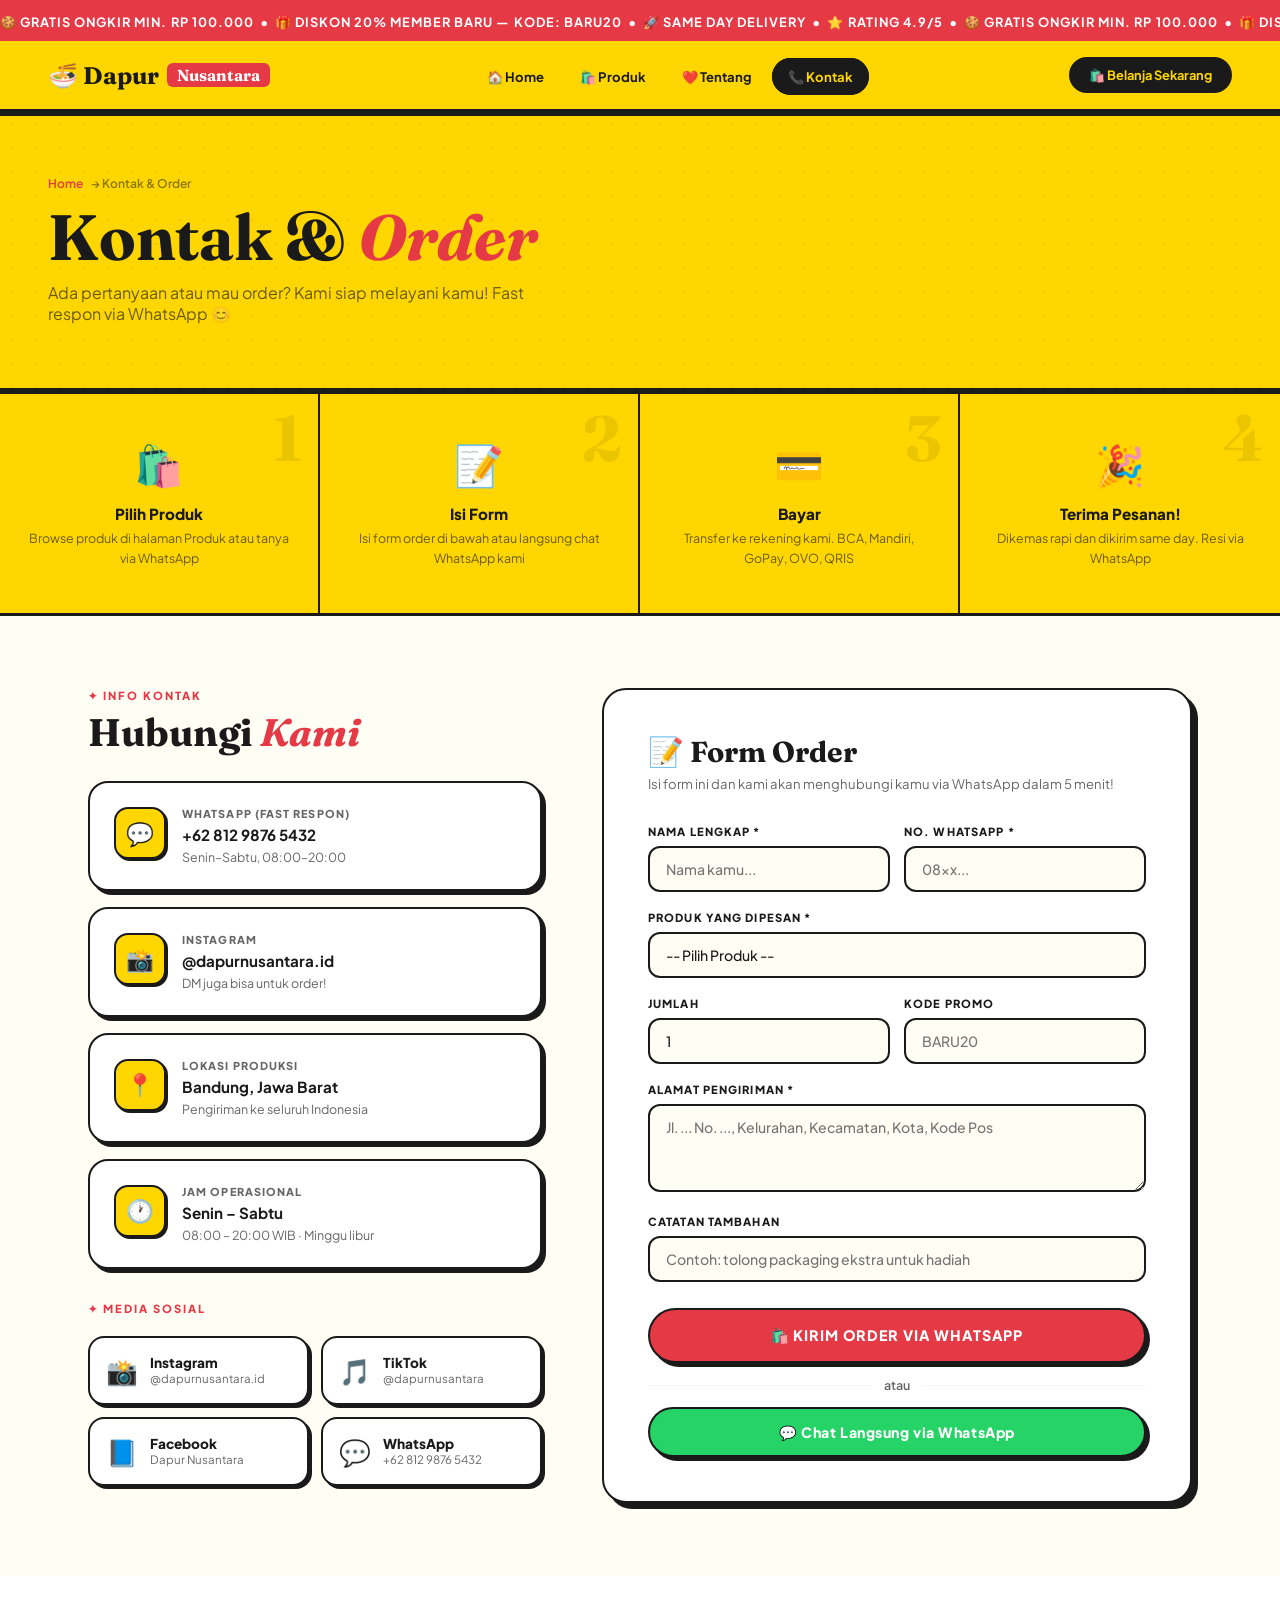
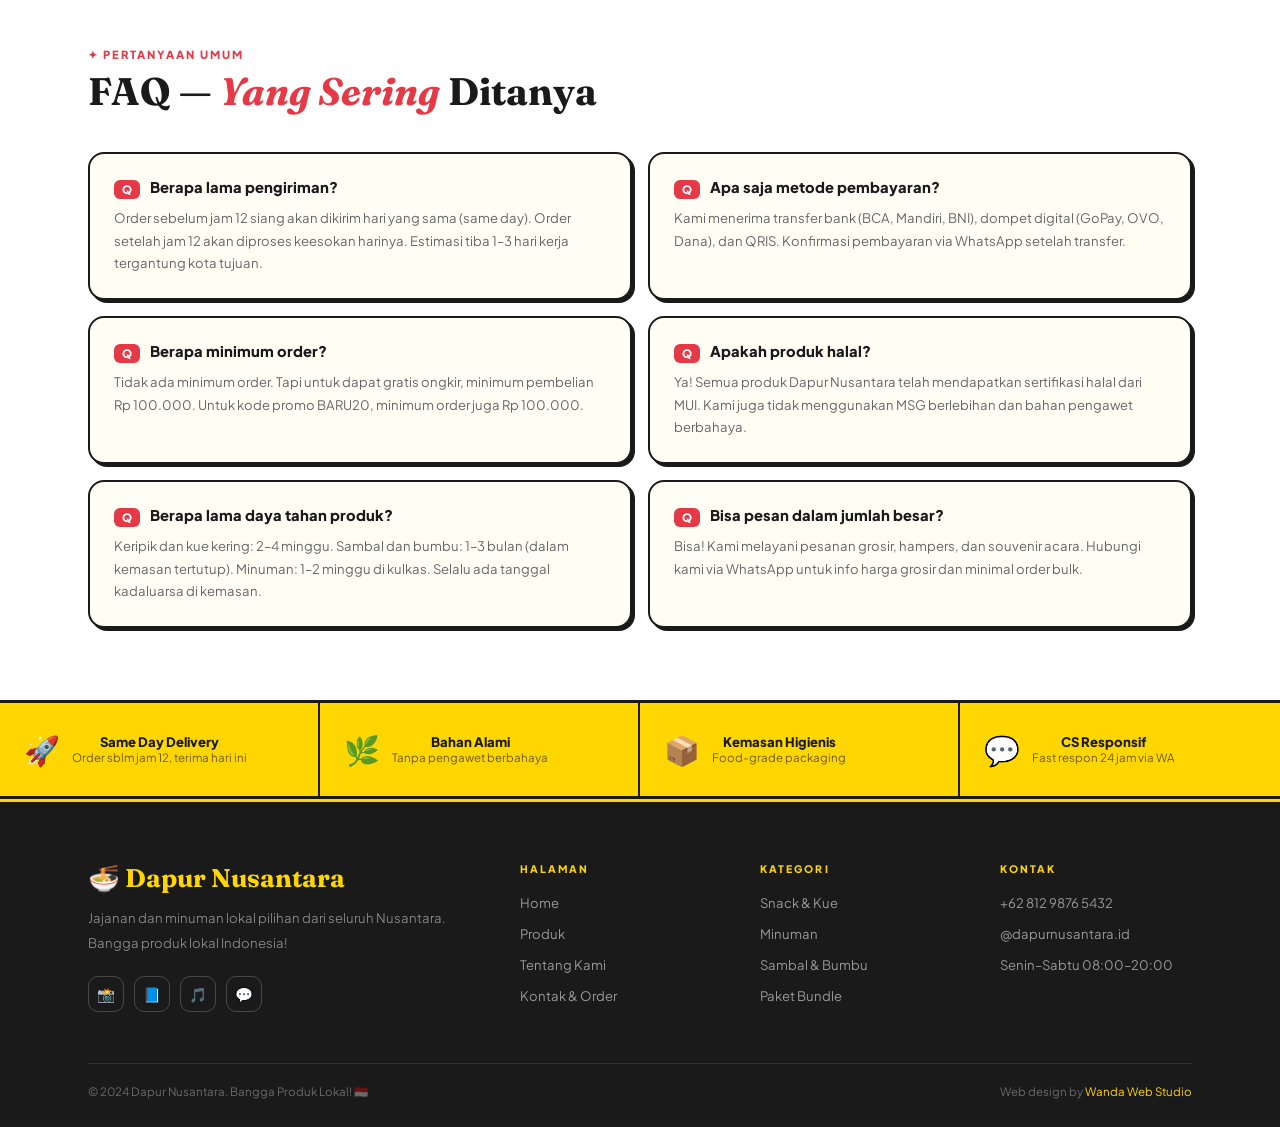
<file: contact.html>
<!DOCTYPE html>
<html lang="id">
<head>
<meta charset="UTF-8">
<meta name="viewport" content="width=device-width, initial-scale=1.0">
<title>Kontak & Order — Dapur Nusantara</title>
<link rel="stylesheet" href="shared.css">
<style>
  .contact-section { background: var(--off-white); }

  .contact-grid {
    display: grid;
    grid-template-columns: 1fr 1.3fr;
    gap: 60px;
    align-items: start;
  }

  /* INFO CARDS */
  .info-card {
    background: white;
    border: 2px solid var(--dark);
    border-radius: 20px;
    padding: 24px;
    box-shadow: 4px 4px 0 var(--dark);
    display: flex;
    gap: 16px;
    align-items: flex-start;
    margin-bottom: 16px;
    transition: all 0.2s;
  }

  .info-card:hover { transform: translate(-2px,-2px); box-shadow: 6px 6px 0 var(--dark); }

  .info-icon {
    width: 52px; height: 52px;
    background: var(--yellow);
    border: 2px solid var(--dark);
    border-radius: 14px;
    display: flex; align-items: center; justify-content: center;
    font-size: 1.4rem;
    flex-shrink: 0;
    box-shadow: 2px 2px 0 var(--dark);
  }

  .info-label { font-size: 0.68rem; font-weight: 800; text-transform: uppercase; letter-spacing: 0.1em; color: var(--gray); margin-bottom: 4px; }
  .info-value { font-weight: 700; font-size: 0.95rem; color: var(--dark); line-height: 1.5; }
  .info-sub { font-size: 0.78rem; color: var(--gray); margin-top: 2px; }

  /* SOCIAL */
  .social-grid {
    display: grid;
    grid-template-columns: 1fr 1fr;
    gap: 12px;
    margin-top: 20px;
  }

  .social-card {
    background: white;
    border: 2px solid var(--dark);
    border-radius: 16px;
    padding: 16px;
    display: flex;
    align-items: center;
    gap: 12px;
    cursor: pointer;
    text-decoration: none;
    color: var(--dark);
    box-shadow: 3px 3px 0 var(--dark);
    transition: all 0.2s;
  }

  .social-card:hover { transform: translate(-2px,-2px); box-shadow: 5px 5px 0 var(--dark); background: var(--yellow); }
  .social-icon { font-size: 1.6rem; }
  .social-name { font-weight: 800; font-size: 0.85rem; }
  .social-handle { font-size: 0.72rem; color: var(--gray); }

  /* ORDER FORM */
  .order-form {
    background: white;
    border: 2px solid var(--dark);
    border-radius: 24px;
    padding: 44px;
    box-shadow: 6px 6px 0 var(--dark);
  }

  .form-header { margin-bottom: 32px; }
  .form-title { font-family: 'Fraunces', serif; font-size: 1.8rem; font-weight: 700; color: var(--dark); margin-bottom: 6px; }
  .form-sub { font-size: 0.82rem; color: var(--gray); }

  .form-group { margin-bottom: 18px; }

  .form-label {
    display: block;
    font-size: 0.7rem;
    font-weight: 800;
    letter-spacing: 0.1em;
    text-transform: uppercase;
    color: var(--dark);
    margin-bottom: 8px;
  }

  .form-input, .form-select, .form-textarea {
    width: 100%;
    padding: 12px 16px;
    border: 2px solid var(--dark);
    border-radius: 12px;
    background: var(--off-white);
    font-family: 'Plus Jakarta Sans', sans-serif;
    font-size: 0.88rem;
    font-weight: 500;
    color: var(--dark);
    outline: none;
    transition: box-shadow 0.2s;
    appearance: none;
  }

  .form-input:focus, .form-select:focus, .form-textarea:focus {
    box-shadow: 3px 3px 0 var(--red);
    border-color: var(--red);
  }

  .form-textarea { resize: vertical; min-height: 88px; }

  .form-row { display: grid; grid-template-columns: 1fr 1fr; gap: 14px; }

  .form-submit {
    width: 100%;
    background: var(--red);
    color: white;
    padding: 16px;
    border: 2px solid var(--dark);
    border-radius: 100px;
    font-family: 'Plus Jakarta Sans', sans-serif;
    font-size: 0.9rem;
    font-weight: 800;
    letter-spacing: 0.06em;
    text-transform: uppercase;
    cursor: pointer;
    margin-top: 8px;
    box-shadow: 4px 4px 0 var(--dark);
    transition: all 0.2s;
  }

  .form-submit:hover { transform: translate(-2px,-2px); box-shadow: 6px 6px 0 var(--dark); background: var(--red-dark); }

  .wa-direct {
    width: 100%;
    background: #25D366;
    color: white;
    padding: 14px;
    border: 2px solid var(--dark);
    border-radius: 100px;
    font-family: 'Plus Jakarta Sans', sans-serif;
    font-size: 0.88rem;
    font-weight: 800;
    letter-spacing: 0.04em;
    cursor: pointer;
    margin-top: 10px;
    box-shadow: 4px 4px 0 var(--dark);
    transition: all 0.2s;
    text-decoration: none;
    display: block;
    text-align: center;
  }

  .wa-direct:hover { transform: translate(-2px,-2px); box-shadow: 6px 6px 0 var(--dark); }

  .divider { display: flex; align-items: center; gap: 12px; margin: 14px 0; color: var(--gray); font-size: 0.78rem; font-weight: 600; }
  .divider::before, .divider::after { content: ''; flex: 1; height: 1px; background: var(--light-gray); }

  /* HOW TO ORDER */
  .howto-section { background: var(--yellow); border-top: 3px solid var(--dark); border-bottom: 3px solid var(--dark); }

  .steps-grid {
    display: grid;
    grid-template-columns: repeat(4, 1fr);
    gap: 0;
  }

  .step-item {
    padding: 44px 28px;
    text-align: center;
    border-right: 2px solid var(--dark);
    position: relative;
    transition: background 0.2s;
  }

  .step-item:last-child { border-right: none; }
  .step-item:hover { background: rgba(255,255,255,0.5); }

  .step-num-big {
    font-family: 'Fraunces', serif;
    font-size: 4rem;
    font-weight: 700;
    color: rgba(0,0,0,0.08);
    position: absolute;
    top: 12px; right: 16px;
    line-height: 1;
  }

  .step-icon { font-size: 2.5rem; margin-bottom: 14px; }
  .step-title { font-weight: 800; font-size: 0.95rem; margin-bottom: 6px; }
  .step-desc { font-size: 0.78rem; color: rgba(26,26,26,0.65); line-height: 1.6; }

  /* FAQ */
  .faq-section { background: var(--white); }

  .faq-grid { display: grid; grid-template-columns: 1fr 1fr; gap: 16px; margin-top: 40px; }

  .faq-item {
    background: var(--off-white);
    border: 2px solid var(--dark);
    border-radius: 16px;
    padding: 24px;
    box-shadow: 3px 3px 0 var(--dark);
    cursor: pointer;
    transition: all 0.2s;
  }

  .faq-item:hover { background: var(--yellow); transform: translate(-2px,-2px); box-shadow: 5px 5px 0 var(--dark); }

  .faq-q { font-weight: 800; font-size: 0.92rem; margin-bottom: 8px; display: flex; gap: 10px; }
  .faq-q::before { content: 'Q'; background: var(--red); color: white; padding: 2px 8px; border-radius: 6px; font-size: 0.72rem; flex-shrink: 0; margin-top: 2px; }
  .faq-a { font-size: 0.82rem; color: var(--gray); line-height: 1.7; }

  @media(max-width:768px) {
    .contact-grid { grid-template-columns: 1fr; gap: 36px; }
    .social-grid { grid-template-columns: 1fr; }
    .steps-grid { grid-template-columns: 1fr 1fr; }
    .step-item { border-bottom: 2px solid var(--dark); }
    .step-item:nth-child(odd) { border-right: 2px solid var(--dark); }
    .step-item:nth-child(even) { border-right: none; }
    .faq-grid { grid-template-columns: 1fr; }
    .order-form { padding: 28px 20px; }
    .form-row { grid-template-columns: 1fr; }
  }
</style>
</head>
<body>

<div class="marquee-bar"><span class="marquee-content">🍪 GRATIS ONGKIR MIN. Rp 100.000 &nbsp;•&nbsp; 🎁 DISKON 20% MEMBER BARU — KODE: BARU20 &nbsp;•&nbsp; 🚀 SAME DAY DELIVERY &nbsp;•&nbsp; ⭐ RATING 4.9/5 &nbsp;•&nbsp; 🍪 GRATIS ONGKIR MIN. Rp 100.000 &nbsp;•&nbsp; 🎁 DISKON 20% MEMBER BARU — KODE: BARU20 &nbsp;•&nbsp; 🚀 SAME DAY DELIVERY &nbsp;•&nbsp; ⭐ RATING 4.9/5 &nbsp;•&nbsp;</span></div>

<nav>
  <a href="index.html" class="nav-logo">🍜 Dapur <span>Nusantara</span></a>
  <ul class="nav-links">
    <li><a href="index.html">🏠 Home</a></li>
    <li><a href="products.html">🛍️ Produk</a></li>
    <li><a href="about.html">❤️ Tentang</a></li>
    <li><a href="contact.html" class="active">📞 Kontak</a></li>
  </ul>
  <a href="products.html" class="nav-cart">🛍️ Belanja Sekarang</a>
</nav>

<div class="page-header">
  <div class="page-header-inner">
    <div class="breadcrumb"><a href="index.html">Home</a> → Kontak & Order</div>
    <h1 class="page-title">Kontak & <em>Order</em></h1>
    <p class="page-subtitle">Ada pertanyaan atau mau order? Kami siap melayani kamu! Fast respon via WhatsApp 😊</p>
  </div>
</div>

<!-- HOW TO ORDER -->
<section class="howto-section" style="padding:0">
  <div class="steps-grid">
    <div class="step-item">
      <div class="step-num-big">1</div>
      <div class="step-icon">🛍️</div>
      <div class="step-title">Pilih Produk</div>
      <p class="step-desc">Browse produk di halaman Produk atau tanya via WhatsApp</p>
    </div>
    <div class="step-item">
      <div class="step-num-big">2</div>
      <div class="step-icon">📝</div>
      <div class="step-title">Isi Form</div>
      <p class="step-desc">Isi form order di bawah atau langsung chat WhatsApp kami</p>
    </div>
    <div class="step-item">
      <div class="step-num-big">3</div>
      <div class="step-icon">💳</div>
      <div class="step-title">Bayar</div>
      <p class="step-desc">Transfer ke rekening kami. BCA, Mandiri, GoPay, OVO, QRIS</p>
    </div>
    <div class="step-item">
      <div class="step-num-big">4</div>
      <div class="step-icon">🎉</div>
      <div class="step-title">Terima Pesanan!</div>
      <p class="step-desc">Dikemas rapi dan dikirim same day. Resi via WhatsApp</p>
    </div>
  </div>
</section>

<!-- CONTACT -->
<section class="contact-section">
  <div class="container">
    <div class="contact-grid">
      <div>
        <div class="section-tag">✦ Info Kontak</div>
        <h2 class="section-title" style="margin-bottom:28px">Hubungi <em>Kami</em></h2>

        <div class="info-card">
          <div class="info-icon">💬</div>
          <div>
            <div class="info-label">WhatsApp (Fast Respon)</div>
            <div class="info-value">+62 812 9876 5432</div>
            <div class="info-sub">Senin–Sabtu, 08:00–20:00</div>
          </div>
        </div>

        <div class="info-card">
          <div class="info-icon">📸</div>
          <div>
            <div class="info-label">Instagram</div>
            <div class="info-value">@dapurnusantara.id</div>
            <div class="info-sub">DM juga bisa untuk order!</div>
          </div>
        </div>

        <div class="info-card">
          <div class="info-icon">📍</div>
          <div>
            <div class="info-label">Lokasi Produksi</div>
            <div class="info-value">Bandung, Jawa Barat</div>
            <div class="info-sub">Pengiriman ke seluruh Indonesia</div>
          </div>
        </div>

        <div class="info-card">
          <div class="info-icon">🕐</div>
          <div>
            <div class="info-label">Jam Operasional</div>
            <div class="info-value">Senin – Sabtu</div>
            <div class="info-sub">08:00 – 20:00 WIB · Minggu libur</div>
          </div>
        </div>

        <div class="section-tag" style="margin-top:32px">✦ Media Sosial</div>
        <div class="social-grid">
          <a href="#" class="social-card"><div class="social-icon">📸</div><div><div class="social-name">Instagram</div><div class="social-handle">@dapurnusantara.id</div></div></a>
          <a href="#" class="social-card"><div class="social-icon">🎵</div><div><div class="social-name">TikTok</div><div class="social-handle">@dapurnusantara</div></div></a>
          <a href="#" class="social-card"><div class="social-icon">📘</div><div><div class="social-name">Facebook</div><div class="social-handle">Dapur Nusantara</div></div></a>
          <a href="#" class="social-card"><div class="social-icon">💬</div><div><div class="social-name">WhatsApp</div><div class="social-handle">+62 812 9876 5432</div></div></a>
        </div>
      </div>

      <div class="order-form">
        <div class="form-header">
          <div class="form-title">📝 Form Order</div>
          <div class="form-sub">Isi form ini dan kami akan menghubungi kamu via WhatsApp dalam 5 menit!</div>
        </div>

        <div class="form-row">
          <div class="form-group">
            <label class="form-label">Nama Lengkap *</label>
            <input type="text" class="form-input" id="cName" placeholder="Nama kamu...">
          </div>
          <div class="form-group">
            <label class="form-label">No. WhatsApp *</label>
            <input type="tel" class="form-input" id="cPhone" placeholder="08xx...">
          </div>
        </div>

        <div class="form-group">
          <label class="form-label">Produk yang Dipesan *</label>
          <select class="form-select" id="cProduct">
            <option value="">-- Pilih Produk --</option>
            <option>🍪 Keripik Singkong Pedas — Rp 25.000</option>
            <option>🍩 Nastar Keju Premium — Rp 85.000</option>
            <option>🧋 Minuman Rempah Jahe — Rp 35.000</option>
            <option>🌶️ Sambal Bajak Bu Sari — Rp 45.000</option>
            <option>🍘 Kripik Tempe Kriuk — Rp 22.000</option>
            <option>🥤 Es Teh Mangga Segar — Rp 18.000</option>
            <option>🍡 Klepon Gula Jawa — Rp 30.000</option>
            <option>🍫 Brownies Kukus Viral — Rp 65.000</option>
            <option>📦 Paket Bundle Hemat (min. 3 item)</option>
          </select>
        </div>

        <div class="form-row">
          <div class="form-group">
            <label class="form-label">Jumlah</label>
            <input type="number" class="form-input" id="cQty" value="1" min="1">
          </div>
          <div class="form-group">
            <label class="form-label">Kode Promo</label>
            <input type="text" class="form-input" id="cPromo" placeholder="BARU20">
          </div>
        </div>

        <div class="form-group">
          <label class="form-label">Alamat Pengiriman *</label>
          <textarea class="form-textarea" id="cAddress" placeholder="Jl. ... No. ..., Kelurahan, Kecamatan, Kota, Kode Pos"></textarea>
        </div>

        <div class="form-group">
          <label class="form-label">Catatan Tambahan</label>
          <input type="text" class="form-input" id="cNote" placeholder="Contoh: tolong packaging ekstra untuk hadiah">
        </div>

        <button class="form-submit" onclick="submitOrder()">🛍️ Kirim Order via WhatsApp</button>
        <div class="divider">atau</div>
        <a href="https://wa.me/6281298765432?text=Halo Dapur Nusantara! Saya mau order 😊" target="_blank" class="wa-direct">💬 Chat Langsung via WhatsApp</a>
      </div>
    </div>
  </div>
</section>

<!-- FAQ -->
<section class="faq-section">
  <div class="container">
    <div class="section-tag">✦ Pertanyaan Umum</div>
    <h2 class="section-title">FAQ — <em>Yang Sering</em> Ditanya</h2>
    <div class="faq-grid">
      <div class="faq-item"><div class="faq-q">Berapa lama pengiriman?</div><div class="faq-a">Order sebelum jam 12 siang akan dikirim hari yang sama (same day). Order setelah jam 12 akan diproses keesokan harinya. Estimasi tiba 1–3 hari kerja tergantung kota tujuan.</div></div>
      <div class="faq-item"><div class="faq-q">Apa saja metode pembayaran?</div><div class="faq-a">Kami menerima transfer bank (BCA, Mandiri, BNI), dompet digital (GoPay, OVO, Dana), dan QRIS. Konfirmasi pembayaran via WhatsApp setelah transfer.</div></div>
      <div class="faq-item"><div class="faq-q">Berapa minimum order?</div><div class="faq-a">Tidak ada minimum order. Tapi untuk dapat gratis ongkir, minimum pembelian Rp 100.000. Untuk kode promo BARU20, minimum order juga Rp 100.000.</div></div>
      <div class="faq-item"><div class="faq-q">Apakah produk halal?</div><div class="faq-a">Ya! Semua produk Dapur Nusantara telah mendapatkan sertifikasi halal dari MUI. Kami juga tidak menggunakan MSG berlebihan dan bahan pengawet berbahaya.</div></div>
      <div class="faq-item"><div class="faq-q">Berapa lama daya tahan produk?</div><div class="faq-a">Keripik dan kue kering: 2–4 minggu. Sambal dan bumbu: 1–3 bulan (dalam kemasan tertutup). Minuman: 1–2 minggu di kulkas. Selalu ada tanggal kadaluarsa di kemasan.</div></div>
      <div class="faq-item"><div class="faq-q">Bisa pesan dalam jumlah besar?</div><div class="faq-a">Bisa! Kami melayani pesanan grosir, hampers, dan souvenir acara. Hubungi kami via WhatsApp untuk info harga grosir dan minimal order bulk.</div></div>
    </div>
  </div>
</section>

<div class="features-bar">
  <div class="features-grid">
    <div class="feature-item"><div class="feature-icon">🚀</div><div><div class="feature-title">Same Day Delivery</div><div class="feature-desc">Order sblm jam 12, terima hari ini</div></div></div>
    <div class="feature-item"><div class="feature-icon">🌿</div><div><div class="feature-title">Bahan Alami</div><div class="feature-desc">Tanpa pengawet berbahaya</div></div></div>
    <div class="feature-item"><div class="feature-icon">📦</div><div><div class="feature-title">Kemasan Higienis</div><div class="feature-desc">Food-grade packaging</div></div></div>
    <div class="feature-item"><div class="feature-icon">💬</div><div><div class="feature-title">CS Responsif</div><div class="feature-desc">Fast respon 24 jam via WA</div></div></div>
  </div>
</div>

<footer>
  <div class="container">
    <div class="footer-grid">
      <div><div class="footer-logo">🍜 Dapur Nusantara</div><p class="footer-desc">Jajanan dan minuman lokal pilihan dari seluruh Nusantara. Bangga produk lokal Indonesia!</p><div class="footer-social"><a href="#" class="fs-btn">📸</a><a href="#" class="fs-btn">📘</a><a href="#" class="fs-btn">🎵</a><a href="#" class="fs-btn">💬</a></div></div>
      <div><div class="footer-heading">Halaman</div><ul class="footer-links"><li><a href="index.html">Home</a></li><li><a href="products.html">Produk</a></li><li><a href="about.html">Tentang Kami</a></li><li><a href="contact.html">Kontak & Order</a></li></ul></div>
      <div><div class="footer-heading">Kategori</div><ul class="footer-links"><li><a href="products.html">Snack & Kue</a></li><li><a href="products.html">Minuman</a></li><li><a href="products.html">Sambal & Bumbu</a></li><li><a href="products.html">Paket Bundle</a></li></ul></div>
      <div><div class="footer-heading">Kontak</div><ul class="footer-links"><li><a href="#">+62 812 9876 5432</a></li><li><a href="#">@dapurnusantara.id</a></li><li><a href="#">Senin–Sabtu 08:00–20:00</a></li></ul></div>
    </div>
    <div class="footer-bottom">
      <div class="footer-copy">© 2024 Dapur Nusantara. Bangga Produk Lokal! 🇮🇩</div>
      <div class="footer-credit">Web design by <a href="https://arwandaamalisa.vercel.app">Wanda Web Studio</a></div>
    </div>
  </div>
</footer>

<script src="shared.js"></script>
<script>
function submitOrder() {
  const name = document.getElementById('cName').value;
  const phone = document.getElementById('cPhone').value;
  const product = document.getElementById('cProduct').value;
  const qty = document.getElementById('cQty').value;
  const promo = document.getElementById('cPromo').value;
  const address = document.getElementById('cAddress').value;
  const note = document.getElementById('cNote').value;

  if (!name || !phone || !product || !address) {
    showNotif('⚠️ Mohon lengkapi semua field yang wajib diisi!');
    return;
  }

  const msg = `Halo Dapur Nusantara! 🍜\n\n📝 FORM ORDER:\n👤 Nama: ${name}\n📞 WA: ${phone}\n🛍️ Produk: ${product}\n🔢 Jumlah: ${qty}\n${promo ? `🎁 Kode Promo: ${promo}\n` : ''}📍 Alamat: ${address}\n${note ? `📌 Catatan: ${note}\n` : ''}\nDitunggu konfirmasinya ya! 😊`;
  showNotif('🎉 Menghubungi admin kami...');
  setTimeout(() => window.open(`https://wa.me/6281298765432?text=${encodeURIComponent(msg)}`, '_blank'), 1000);
}
</script>
</body>
</html>
</file>
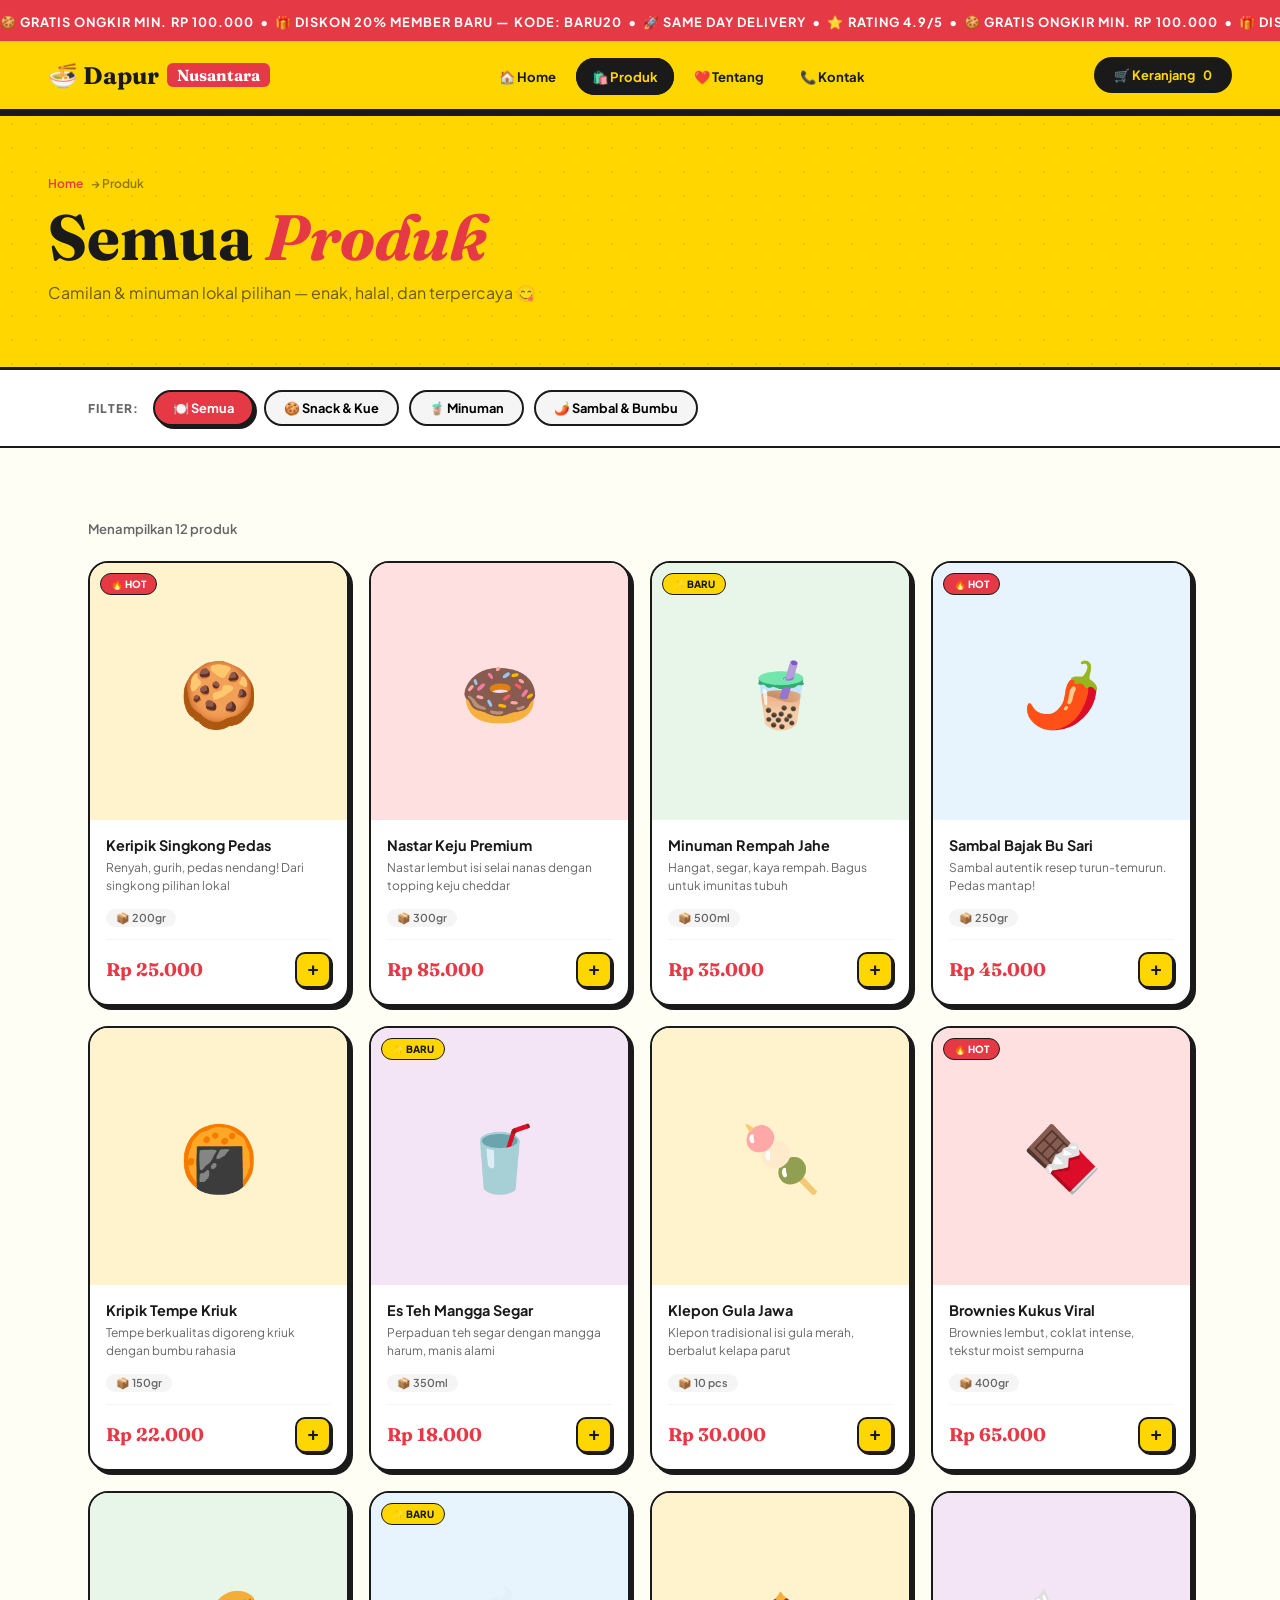
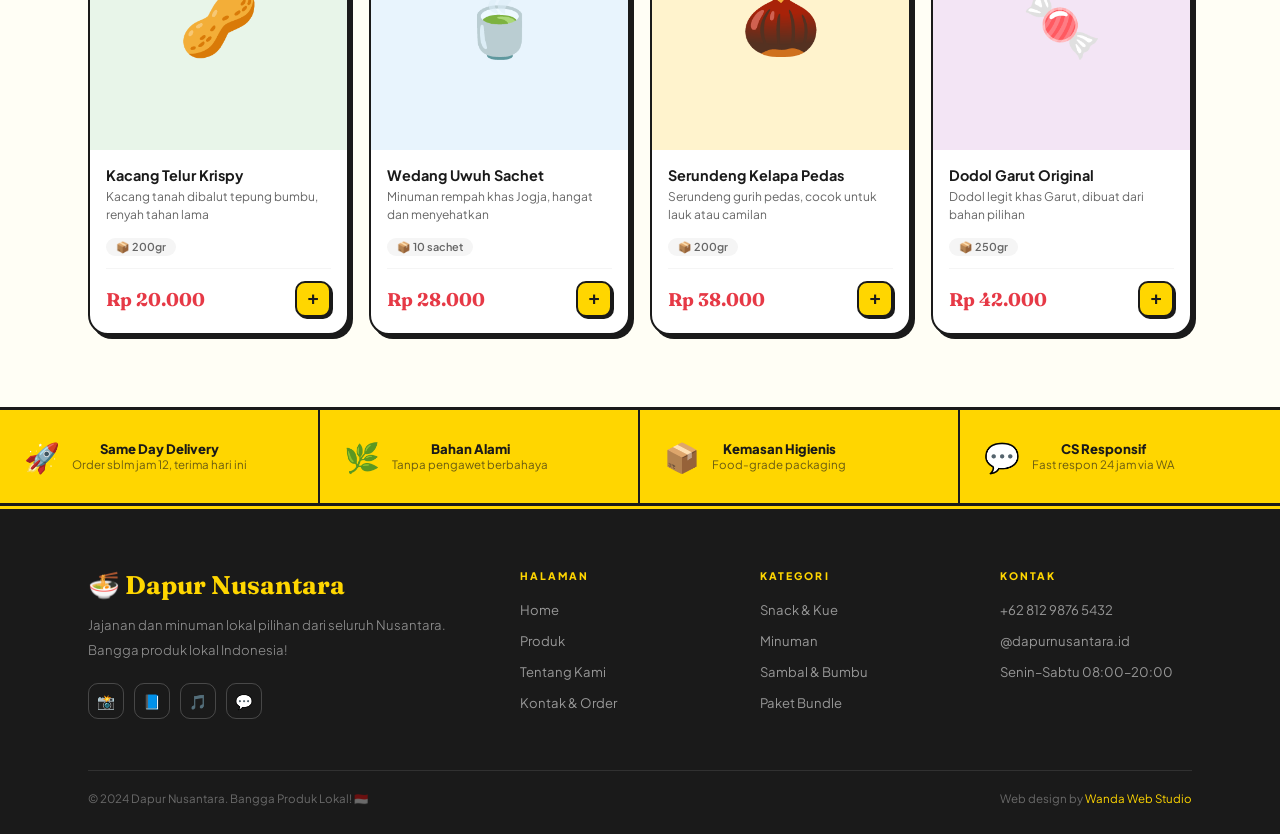
<file: dn-products.html>
<!DOCTYPE html>
<html lang="id">
<head>
<meta charset="UTF-8">
<meta name="viewport" content="width=device-width, initial-scale=1.0">
<title>Produk — Dapur Nusantara</title>
<link rel="stylesheet" href="shared.css">
<style>
  .filter-bar {
    background: var(--white);
    border-bottom: 2px solid var(--dark);
    padding: 20px 0;
    position: sticky;
    top: 71px;
    z-index: 50;
  }

  .filter-inner {
    display: flex;
    gap: 10px;
    align-items: center;
    flex-wrap: wrap;
  }

  .filter-label {
    font-size: 0.75rem;
    font-weight: 800;
    text-transform: uppercase;
    letter-spacing: 0.1em;
    color: var(--gray);
    margin-right: 4px;
  }

  .filter-btn {
    background: var(--light-gray);
    border: 2px solid var(--dark);
    border-radius: 100px;
    padding: 8px 18px;
    font-family: 'Plus Jakarta Sans', sans-serif;
    font-size: 0.8rem;
    font-weight: 700;
    cursor: pointer;
    transition: all 0.2s;
    white-space: nowrap;
    display: flex;
    align-items: center;
    gap: 6px;
  }

  .filter-btn:hover { background: var(--yellow); box-shadow: 2px 2px 0 var(--dark); }
  .filter-btn.active { background: var(--red); color: white; box-shadow: 3px 3px 0 var(--dark); }

  .products-section { background: var(--off-white); }

  .product-count {
    font-size: 0.82rem;
    font-weight: 600;
    color: var(--gray);
    margin-bottom: 24px;
  }

  .product-grid {
    display: grid;
    grid-template-columns: repeat(4, 1fr);
    gap: 20px;
  }

  .product-card {
    background: white;
    border: 2px solid var(--dark);
    border-radius: 20px;
    overflow: hidden;
    transition: all 0.2s;
    box-shadow: 4px 4px 0 var(--dark);
  }

  .product-card:hover { transform: translate(-3px,-3px); box-shadow: 7px 7px 0 var(--dark); }

  .product-img {
    width: 100%; aspect-ratio: 1;
    display: flex; align-items: center; justify-content: center;
    font-size: 4rem; position: relative;
  }

  .bg1{background:#FFF3CD;} .bg2{background:#FFE0E0;} .bg3{background:#E8F5E9;}
  .bg4{background:#E8F4FD;} .bg5{background:#FFF3CD;} .bg6{background:#F3E5F5;}

  .product-label {
    position: absolute; top: 10px; left: 10px;
    font-size: 0.62rem; font-weight: 800; text-transform: uppercase;
    padding: 4px 10px; border-radius: 100px; border: 1.5px solid var(--dark);
  }
  .label-hot { background: var(--red); color: white; }
  .label-new { background: var(--yellow); color: var(--dark); }

  .product-body { padding: 16px; }
  .product-name { font-weight: 700; font-size: 0.9rem; margin-bottom: 4px; line-height: 1.3; }
  .product-desc { font-size: 0.75rem; color: var(--gray); margin-bottom: 10px; line-height: 1.5; }
  .product-weight { font-size: 0.68rem; font-weight: 600; color: var(--gray); background: var(--light-gray); padding: 2px 10px; border-radius: 100px; display: inline-block; margin-bottom: 12px; }

  .product-footer {
    display: flex; justify-content: space-between; align-items: center;
    border-top: 1.5px solid var(--light-gray); padding-top: 12px;
  }

  .product-price { font-family: 'Fraunces', serif; font-size: 1.15rem; font-weight: 700; color: var(--red); }

  .add-btn {
    background: var(--yellow); border: 2px solid var(--dark); border-radius: 10px;
    width: 36px; height: 36px; display: flex; align-items: center; justify-content: center;
    font-size: 1.2rem; font-weight: 800; cursor: pointer; box-shadow: 2px 2px 0 var(--dark); transition: all 0.2s; color: var(--dark);
  }
  .add-btn:hover { background: var(--red); color: white; transform: translate(-1px,-1px); box-shadow: 3px 3px 0 var(--dark); }

  /* CART */
  .cart-overlay { position: fixed; inset: 0; background: rgba(0,0,0,0.5); z-index: 200; opacity: 0; pointer-events: none; transition: opacity 0.3s; }
  .cart-overlay.open { opacity: 1; pointer-events: all; }
  .cart-sidebar { position: fixed; top: 0; right: -420px; width: 420px; height: 100vh; background: white; border-left: 3px solid var(--dark); z-index: 201; transition: right 0.4s ease; display: flex; flex-direction: column; }
  .cart-sidebar.open { right: 0; }
  .cart-header { background: var(--yellow); padding: 20px 24px; border-bottom: 2px solid var(--dark); display: flex; justify-content: space-between; align-items: center; }
  .cart-title { font-family: 'Fraunces', serif; font-size: 1.3rem; font-weight: 700; }
  .cart-close { background: var(--dark); color: var(--yellow); border: none; width: 34px; height: 34px; border-radius: 8px; font-size: 1rem; cursor: pointer; }
  .cart-items { flex: 1; overflow-y: auto; padding: 16px; }
  .cart-empty { text-align: center; padding: 48px 20px; color: var(--gray); }
  .cart-item { display: flex; gap: 12px; padding: 12px 0; border-bottom: 1px solid var(--light-gray); align-items: center; }
  .cart-item-emoji { width: 52px; height: 52px; border-radius: 12px; border: 2px solid var(--dark); display: flex; align-items: center; justify-content: center; font-size: 1.6rem; background: var(--off-white); flex-shrink: 0; }
  .cart-item-name { font-weight: 700; font-size: 0.85rem; margin-bottom: 3px; }
  .cart-item-price { font-size: 0.78rem; color: var(--red); font-weight: 700; }
  .cart-item-qty { display: flex; align-items: center; gap: 8px; margin-left: auto; }
  .qty-btn { width: 26px; height: 26px; border: 2px solid var(--dark); border-radius: 8px; background: none; font-size: 0.9rem; font-weight: 800; cursor: pointer; display: flex; align-items: center; justify-content: center; transition: background 0.2s; }
  .qty-btn:hover { background: var(--yellow); }
  .qty-num { font-weight: 700; min-width: 18px; text-align: center; }
  .cart-footer { padding: 16px; border-top: 2px solid var(--dark); background: var(--off-white); }
  .cart-total { display: flex; justify-content: space-between; align-items: center; margin-bottom: 14px; }
  .cart-total-label { font-weight: 700; font-size: 0.85rem; }
  .cart-total-num { font-family: 'Fraunces', serif; font-size: 1.4rem; font-weight: 700; color: var(--red); }
  .cart-wa-btn { width: 100%; background: #25D366; color: white; border: 2px solid var(--dark); border-radius: 100px; padding: 13px; font-family: 'Plus Jakarta Sans', sans-serif; font-size: 0.85rem; font-weight: 800; cursor: pointer; box-shadow: 3px 3px 0 var(--dark); transition: all 0.2s; }
  .cart-wa-btn:hover { transform: translate(-2px,-2px); box-shadow: 5px 5px 0 var(--dark); }

  @media(max-width:768px) {
    .product-grid { grid-template-columns: 1fr 1fr; }
    .filter-bar { top: 60px; }
    .cart-sidebar { width: 100%; right: -100%; }
  }
</style>
</head>
<body>

<div class="cart-overlay" id="cartOverlay" onclick="toggleCart()"></div>
<div class="cart-sidebar" id="cartSidebar">
  <div class="cart-header"><div class="cart-title">🛒 Keranjang</div><button class="cart-close" onclick="toggleCart()">✕</button></div>
  <div class="cart-items" id="cartItems"></div>
  <div class="cart-footer">
    <div class="cart-total"><div class="cart-total-label">Total</div><div class="cart-total-num" id="cartTotal">Rp 0</div></div>
    <button class="cart-wa-btn" onclick="checkoutWA()">💬 Pesan via WhatsApp</button>
  </div>
</div>

<div class="marquee-bar"><span class="marquee-content">🍪 GRATIS ONGKIR MIN. Rp 100.000 &nbsp;•&nbsp; 🎁 DISKON 20% MEMBER BARU — KODE: BARU20 &nbsp;•&nbsp; 🚀 SAME DAY DELIVERY &nbsp;•&nbsp; ⭐ RATING 4.9/5 &nbsp;•&nbsp; 🍪 GRATIS ONGKIR MIN. Rp 100.000 &nbsp;•&nbsp; 🎁 DISKON 20% MEMBER BARU — KODE: BARU20 &nbsp;•&nbsp; 🚀 SAME DAY DELIVERY &nbsp;•&nbsp; ⭐ RATING 4.9/5 &nbsp;•&nbsp;</span></div>

<nav>
  <a href="index.html" class="nav-logo">🍜 Dapur <span>Nusantara</span></a>
  <ul class="nav-links">
    <li><a href="index.html">🏠 Home</a></li>
    <li><a href="products.html" class="active">🛍️ Produk</a></li>
    <li><a href="about.html">❤️ Tentang</a></li>
    <li><a href="contact.html">📞 Kontak</a></li>
  </ul>
  <button class="nav-cart" onclick="toggleCart()">🛒 Keranjang <span class="cart-count">0</span></button>
</nav>

<div class="page-header">
  <div class="page-header-inner">
    <div class="breadcrumb"><a href="index.html">Home</a> → Produk</div>
    <h1 class="page-title">Semua <em>Produk</em></h1>
    <p class="page-subtitle">Camilan & minuman lokal pilihan — enak, halal, dan terpercaya 😋</p>
  </div>
</div>

<div class="filter-bar">
  <div class="container">
    <div class="filter-inner">
      <span class="filter-label">Filter:</span>
      <button class="filter-btn active" onclick="filterProducts('all',this)">🍽️ Semua</button>
      <button class="filter-btn" onclick="filterProducts('snack',this)">🍪 Snack & Kue</button>
      <button class="filter-btn" onclick="filterProducts('drink',this)">🧋 Minuman</button>
      <button class="filter-btn" onclick="filterProducts('sambal',this)">🌶️ Sambal & Bumbu</button>
    </div>
  </div>
</div>

<section class="products-section">
  <div class="container">
    <div class="product-count" id="productCount">Menampilkan 12 produk</div>
    <div class="product-grid" id="productGrid"></div>
  </div>
</section>

<div class="features-bar">
  <div class="features-grid">
    <div class="feature-item"><div class="feature-icon">🚀</div><div><div class="feature-title">Same Day Delivery</div><div class="feature-desc">Order sblm jam 12, terima hari ini</div></div></div>
    <div class="feature-item"><div class="feature-icon">🌿</div><div><div class="feature-title">Bahan Alami</div><div class="feature-desc">Tanpa pengawet berbahaya</div></div></div>
    <div class="feature-item"><div class="feature-icon">📦</div><div><div class="feature-title">Kemasan Higienis</div><div class="feature-desc">Food-grade packaging</div></div></div>
    <div class="feature-item"><div class="feature-icon">💬</div><div><div class="feature-title">CS Responsif</div><div class="feature-desc">Fast respon 24 jam via WA</div></div></div>
  </div>
</div>

<footer>
  <div class="container">
    <div class="footer-grid">
      <div>
        <div class="footer-logo">🍜 Dapur Nusantara</div>
        <p class="footer-desc">Jajanan dan minuman lokal pilihan dari seluruh Nusantara. Bangga produk lokal Indonesia!</p>
        <div class="footer-social"><a href="#" class="fs-btn">📸</a><a href="#" class="fs-btn">📘</a><a href="#" class="fs-btn">🎵</a><a href="#" class="fs-btn">💬</a></div>
      </div>
      <div><div class="footer-heading">Halaman</div><ul class="footer-links"><li><a href="index.html">Home</a></li><li><a href="products.html">Produk</a></li><li><a href="about.html">Tentang Kami</a></li><li><a href="contact.html">Kontak & Order</a></li></ul></div>
      <div><div class="footer-heading">Kategori</div><ul class="footer-links"><li><a href="#">Snack & Kue</a></li><li><a href="#">Minuman</a></li><li><a href="#">Sambal & Bumbu</a></li><li><a href="#">Paket Bundle</a></li></ul></div>
      <div><div class="footer-heading">Kontak</div><ul class="footer-links"><li><a href="#">+62 812 9876 5432</a></li><li><a href="#">@dapurnusantara.id</a></li><li><a href="#">Senin–Sabtu 08:00–20:00</a></li></ul></div>
    </div>
    <div class="footer-bottom">
      <div class="footer-copy">© 2024 Dapur Nusantara. Bangga Produk Lokal! 🇮🇩</div>
      <div class="footer-credit">Web design by <a href="https://arwandaamalisa.vercel.app">Wanda Web Studio</a></div>
    </div>
  </div>
</footer>

<script src="shared.js"></script>
<script>
const bgColors = ['bg1','bg2','bg3','bg4','bg5','bg6'];
let currentCat = 'all';

function renderProducts(cat) {
  const list = cat === 'all' ? PRODUCTS : PRODUCTS.filter(p => p.cat === cat);
  document.getElementById('productCount').textContent = `Menampilkan ${list.length} produk`;
  document.getElementById('productGrid').innerHTML = list.map((p, i) => `
    <div class="product-card">
      <div class="product-img ${bgColors[i % 6]}">
        ${p.emoji}
        ${p.label === 'hot' ? '<div class="product-label label-hot">🔥 Hot</div>' : ''}
        ${p.label === 'new' ? '<div class="product-label label-new">✨ Baru</div>' : ''}
      </div>
      <div class="product-body">
        <div class="product-name">${p.name}</div>
        <div class="product-desc">${p.desc}</div>
        <div class="product-weight">📦 ${p.weight}</div>
        <div class="product-footer">
          <div class="product-price">${IDR(p.price)}</div>
          <button class="add-btn" onclick='addToCart(${JSON.stringify(p)})'>+</button>
        </div>
      </div>
    </div>
  `).join('');
}

function filterProducts(cat, btn) {
  currentCat = cat;
  document.querySelectorAll('.filter-btn').forEach(b => b.classList.remove('active'));
  btn.classList.add('active');
  renderProducts(cat);
}

// Check URL param
const urlCat = new URLSearchParams(window.location.search).get('cat');
if (urlCat) {
  const btn = [...document.querySelectorAll('.filter-btn')].find(b => b.onclick.toString().includes(`'${urlCat}'`));
  if (btn) filterProducts(urlCat, btn);
  else renderProducts('all');
} else {
  renderProducts('all');
}
</script>
</body>
</html>
</file>
<file: shared.css>
@import url('https://fonts.googleapis.com/css2?family=Plus+Jakarta+Sans:wght@400;500;600;700;800&family=Fraunces:ital,wght@0,700;1,400&display=swap');

:root {
  --yellow: #FFD600;
  --yellow-dark: #F5C800;
  --red: #E63946;
  --red-dark: #C1121F;
  --white: #FFFFFF;
  --off-white: #FFFEF5;
  --dark: #1A1A1A;
  --gray: #666666;
  --light-gray: #F5F5F5;
  --green: #2D6A4F;
}

* { margin:0; padding:0; box-sizing:border-box; }
html { scroll-behavior: smooth; }

body {
  font-family: 'Plus Jakarta Sans', sans-serif;
  background: var(--off-white);
  color: var(--dark);
  overflow-x: hidden;
}

/* MARQUEE */
.marquee-bar {
  background: var(--red);
  color: white;
  padding: 10px 0;
  overflow: hidden;
  white-space: nowrap;
}

.marquee-content {
  display: inline-block;
  animation: marquee 22s linear infinite;
  font-size: 0.8rem;
  font-weight: 700;
  letter-spacing: 0.08em;
  text-transform: uppercase;
}

@keyframes marquee {
  0% { transform: translateX(0); }
  100% { transform: translateX(-50%); }
}

/* NAV */
nav {
  background: var(--yellow);
  padding: 16px 48px;
  display: flex;
  justify-content: space-between;
  align-items: center;
  position: sticky;
  top: 0;
  z-index: 100;
  border-bottom: 3px solid var(--dark);
  box-shadow: 0 4px 0 var(--dark);
}

.nav-logo {
  font-family: 'Fraunces', serif;
  font-size: 1.5rem;
  font-weight: 700;
  color: var(--dark);
  text-decoration: none;
  display: flex;
  align-items: center;
  gap: 8px;
}

.nav-logo span {
  background: var(--red);
  color: white;
  padding: 2px 10px;
  border-radius: 6px;
  font-size: 1rem;
}

.nav-links { display: flex; gap: 4px; list-style: none; }

.nav-links a {
  text-decoration: none;
  color: var(--dark);
  font-size: 0.82rem;
  font-weight: 700;
  padding: 8px 14px;
  border-radius: 100px;
  transition: all 0.2s;
  border: 2px solid transparent;
}

.nav-links a:hover {
  background: rgba(0,0,0,0.08);
}

.nav-links a.active {
  background: var(--dark);
  color: var(--yellow);
  border-color: var(--dark);
}

.nav-cart {
  background: var(--dark);
  color: var(--yellow);
  padding: 10px 20px;
  border: none;
  border-radius: 100px;
  font-family: 'Plus Jakarta Sans', sans-serif;
  font-size: 0.8rem;
  font-weight: 700;
  cursor: pointer;
  display: flex;
  align-items: center;
  gap: 8px;
  transition: all 0.2s;
  text-decoration: none;
}

.nav-cart:hover { background: var(--red); }

/* PAGE HEADER */
.page-header {
  background: var(--yellow);
  border-bottom: 3px solid var(--dark);
  padding: 64px 48px;
  position: relative;
  overflow: hidden;
}

.page-header::before {
  content: '';
  position: absolute;
  inset: 0;
  background-image: radial-gradient(circle, rgba(0,0,0,0.07) 1px, transparent 1px);
  background-size: 24px 24px;
}

.page-header-inner { position: relative; z-index: 1; max-width: 1200px; margin: 0 auto; }

.breadcrumb {
  font-size: 0.75rem;
  font-weight: 600;
  color: rgba(26,26,26,0.5);
  margin-bottom: 12px;
  display: flex;
  align-items: center;
  gap: 8px;
}

.breadcrumb a { color: var(--red); text-decoration: none; }

.page-title {
  font-family: 'Fraunces', serif;
  font-size: clamp(2.2rem, 5vw, 4rem);
  font-weight: 700;
  color: var(--dark);
  line-height: 1.05;
}

.page-title em { font-style: italic; color: var(--red); }

.page-subtitle {
  font-size: 1rem;
  font-weight: 400;
  color: rgba(26,26,26,0.65);
  margin-top: 12px;
  max-width: 500px;
}

/* SECTION */
section { padding: 72px 0; }
.container { max-width: 1200px; margin: 0 auto; padding: 0 48px; }

.section-tag {
  font-size: 0.7rem;
  font-weight: 800;
  letter-spacing: 0.18em;
  text-transform: uppercase;
  color: var(--red);
  margin-bottom: 8px;
}

.section-title {
  font-family: 'Fraunces', serif;
  font-size: clamp(1.8rem, 3vw, 2.6rem);
  font-weight: 700;
  color: var(--dark);
  line-height: 1.1;
}

.section-title em { font-style: italic; color: var(--red); }

/* BUTTONS */
.btn-dark {
  background: var(--dark);
  color: var(--yellow);
  padding: 13px 28px;
  border: 2px solid var(--dark);
  border-radius: 100px;
  font-family: 'Plus Jakarta Sans', sans-serif;
  font-size: 0.82rem;
  font-weight: 800;
  cursor: pointer;
  text-decoration: none;
  display: inline-block;
  transition: all 0.2s;
  box-shadow: 3px 3px 0 rgba(0,0,0,0.2);
}

.btn-dark:hover { transform: translate(-2px,-2px); box-shadow: 5px 5px 0 rgba(0,0,0,0.2); }

.btn-red {
  background: var(--red);
  color: white;
  padding: 13px 28px;
  border: 2px solid var(--dark);
  border-radius: 100px;
  font-family: 'Plus Jakarta Sans', sans-serif;
  font-size: 0.82rem;
  font-weight: 800;
  cursor: pointer;
  text-decoration: none;
  display: inline-block;
  transition: all 0.2s;
  box-shadow: 3px 3px 0 rgba(0,0,0,0.2);
}

.btn-red:hover { transform: translate(-2px,-2px); background: var(--red-dark); box-shadow: 5px 5px 0 rgba(0,0,0,0.2); }

.btn-yellow {
  background: var(--yellow);
  color: var(--dark);
  padding: 13px 28px;
  border: 2px solid var(--dark);
  border-radius: 100px;
  font-family: 'Plus Jakarta Sans', sans-serif;
  font-size: 0.82rem;
  font-weight: 800;
  cursor: pointer;
  text-decoration: none;
  display: inline-block;
  transition: all 0.2s;
  box-shadow: 3px 3px 0 rgba(0,0,0,0.2);
}

.btn-yellow:hover { transform: translate(-2px,-2px); box-shadow: 5px 5px 0 rgba(0,0,0,0.2); }

/* FEATURES BAR */
.features-bar {
  background: var(--yellow);
  border-top: 3px solid var(--dark);
  border-bottom: 3px solid var(--dark);
}

.features-grid {
  display: grid;
  grid-template-columns: repeat(4, 1fr);
}

.feature-item {
  padding: 28px 24px;
  text-align: center;
  border-right: 2px solid var(--dark);
  transition: background 0.2s;
  display: flex;
  align-items: center;
  gap: 12px;
}

.feature-item:last-child { border-right: none; }
.feature-item:hover { background: var(--white); }

.feature-icon { font-size: 1.8rem; flex-shrink: 0; }
.feature-title { font-weight: 800; font-size: 0.82rem; color: var(--dark); }
.feature-desc { font-size: 0.72rem; color: rgba(26,26,26,0.65); line-height: 1.4; }

/* FOOTER */
footer {
  background: var(--dark);
  color: white;
  padding: 60px 0 28px;
  border-top: 3px solid var(--yellow);
}

.footer-grid {
  display: grid;
  grid-template-columns: 2fr 1fr 1fr 1fr;
  gap: 48px;
  margin-bottom: 48px;
}

.footer-logo {
  font-family: 'Fraunces', serif;
  font-size: 1.6rem;
  font-weight: 700;
  color: var(--yellow);
  margin-bottom: 12px;
}

.footer-desc {
  font-size: 0.82rem;
  font-weight: 300;
  line-height: 1.9;
  color: rgba(255,255,255,0.55);
  margin-bottom: 20px;
}

.footer-social { display: flex; gap: 10px; }

.fs-btn {
  width: 36px; height: 36px;
  border: 1px solid rgba(255,255,255,0.2);
  border-radius: 10px;
  display: flex; align-items: center; justify-content: center;
  font-size: 0.9rem;
  cursor: pointer;
  text-decoration: none;
  color: white;
  transition: all 0.2s;
}

.fs-btn:hover { background: var(--yellow); color: var(--dark); border-color: var(--yellow); }

.footer-heading {
  font-size: 0.65rem;
  font-weight: 800;
  letter-spacing: 0.2em;
  text-transform: uppercase;
  color: var(--yellow);
  margin-bottom: 16px;
}

.footer-links { list-style: none; }
.footer-links li { margin-bottom: 10px; }
.footer-links a {
  text-decoration: none;
  color: rgba(255,255,255,0.55);
  font-size: 0.82rem;
  transition: color 0.2s;
}
.footer-links a:hover { color: var(--yellow); }

.footer-bottom {
  border-top: 1px solid rgba(255,255,255,0.1);
  padding-top: 20px;
  display: flex;
  justify-content: space-between;
  align-items: center;
  flex-wrap: wrap;
  gap: 8px;
}

.footer-copy { font-size: 0.72rem; color: rgba(255,255,255,0.35); }
.footer-credit { font-size: 0.72rem; color: rgba(255,255,255,0.35); }
.footer-credit a { color: var(--yellow); text-decoration: none; }

/* NOTIF */
.notif {
  position: fixed;
  bottom: 24px; left: 50%;
  transform: translateX(-50%) translateY(80px);
  background: var(--dark);
  color: var(--yellow);
  padding: 12px 24px;
  border-radius: 100px;
  border: 2px solid var(--yellow);
  font-size: 0.85rem;
  font-weight: 700;
  z-index: 9999;
  opacity: 0;
  transition: all 0.4s ease;
  white-space: nowrap;
  box-shadow: 4px 4px 0 rgba(0,0,0,0.3);
}

.notif.show { transform: translateX(-50%) translateY(0); opacity: 1; }

/* MOBILE */
@media (max-width: 768px) {
  nav { padding: 14px 20px; }
  .nav-links { display: none; }
  .page-header { padding: 48px 20px; }
  .container { padding: 0 20px; }
  section { padding: 52px 0; }
  .features-grid { grid-template-columns: 1fr 1fr; }
  .feature-item { border-right: none; border-bottom: 2px solid var(--dark); }
  .feature-item:nth-child(odd) { border-right: 2px solid var(--dark); }
  .footer-grid { grid-template-columns: 1fr 1fr; gap: 28px; }
  .footer-bottom { flex-direction: column; text-align: center; }
}
</file>
